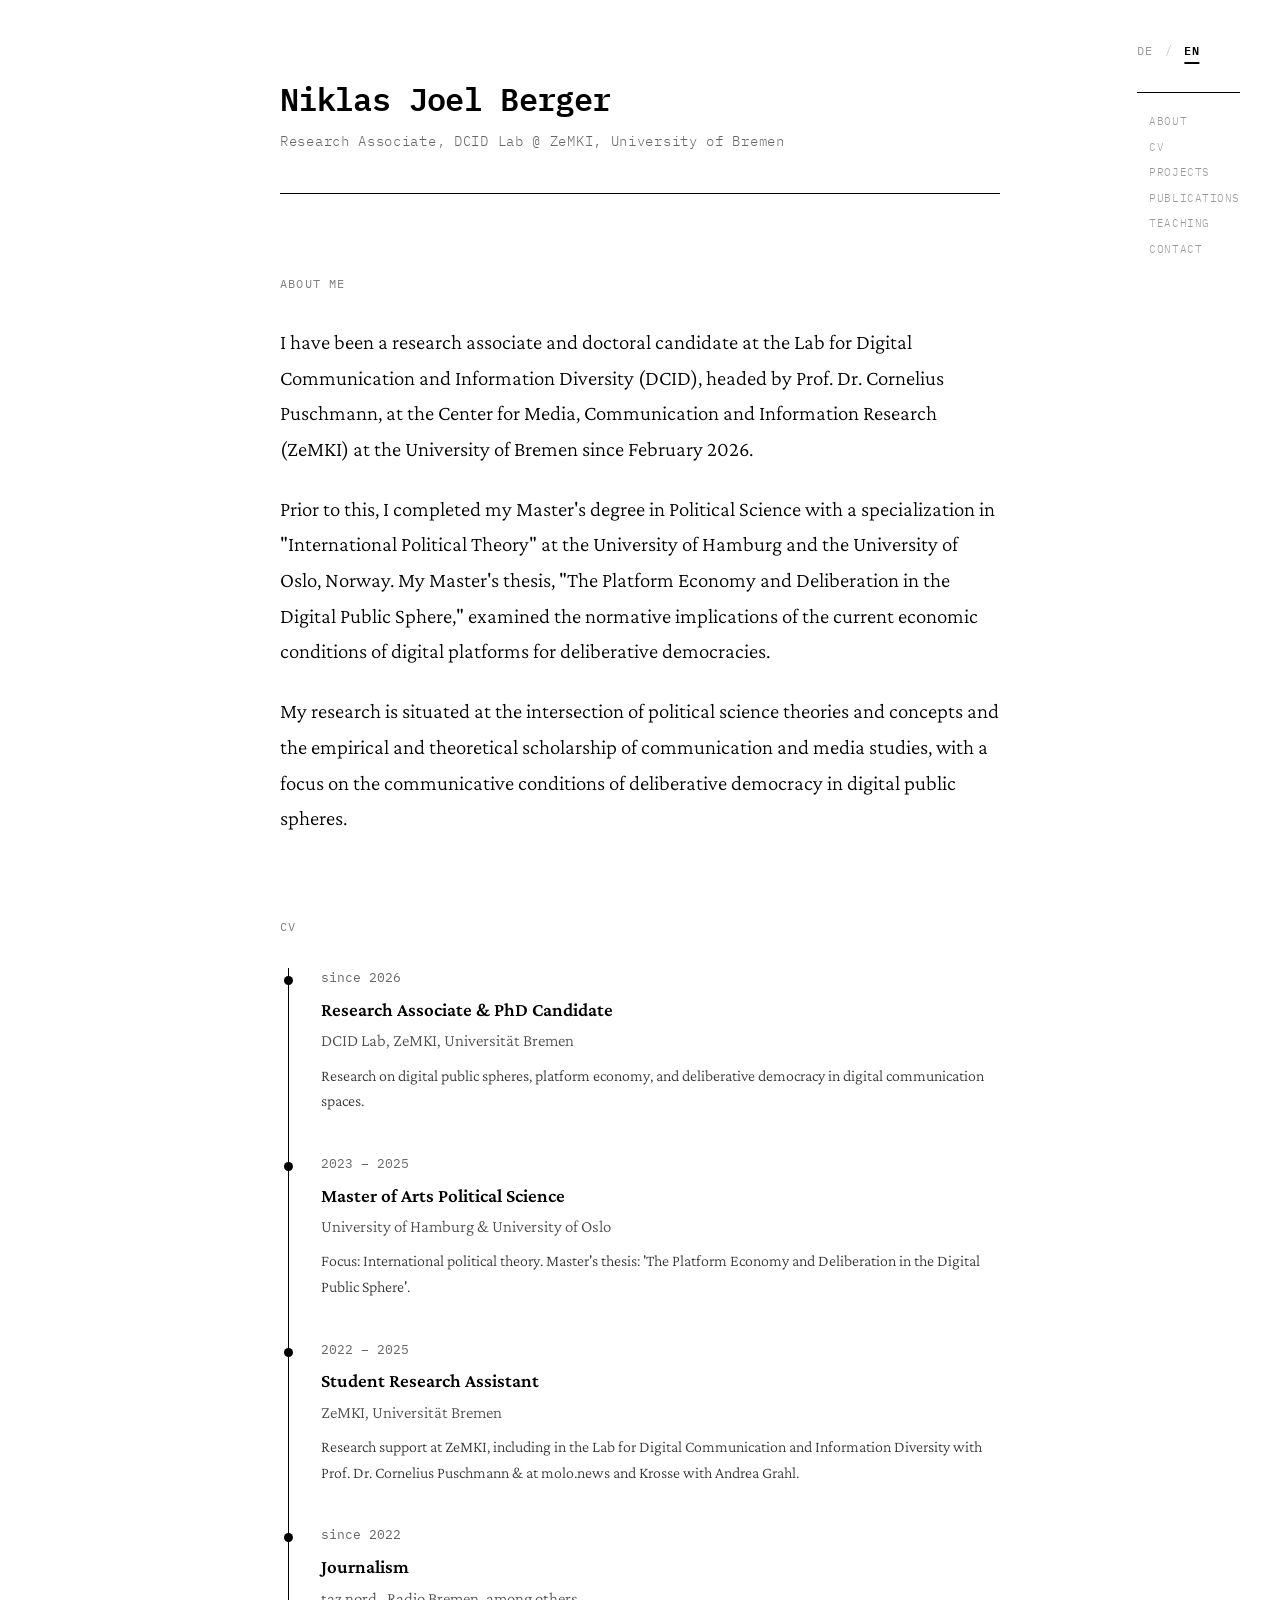
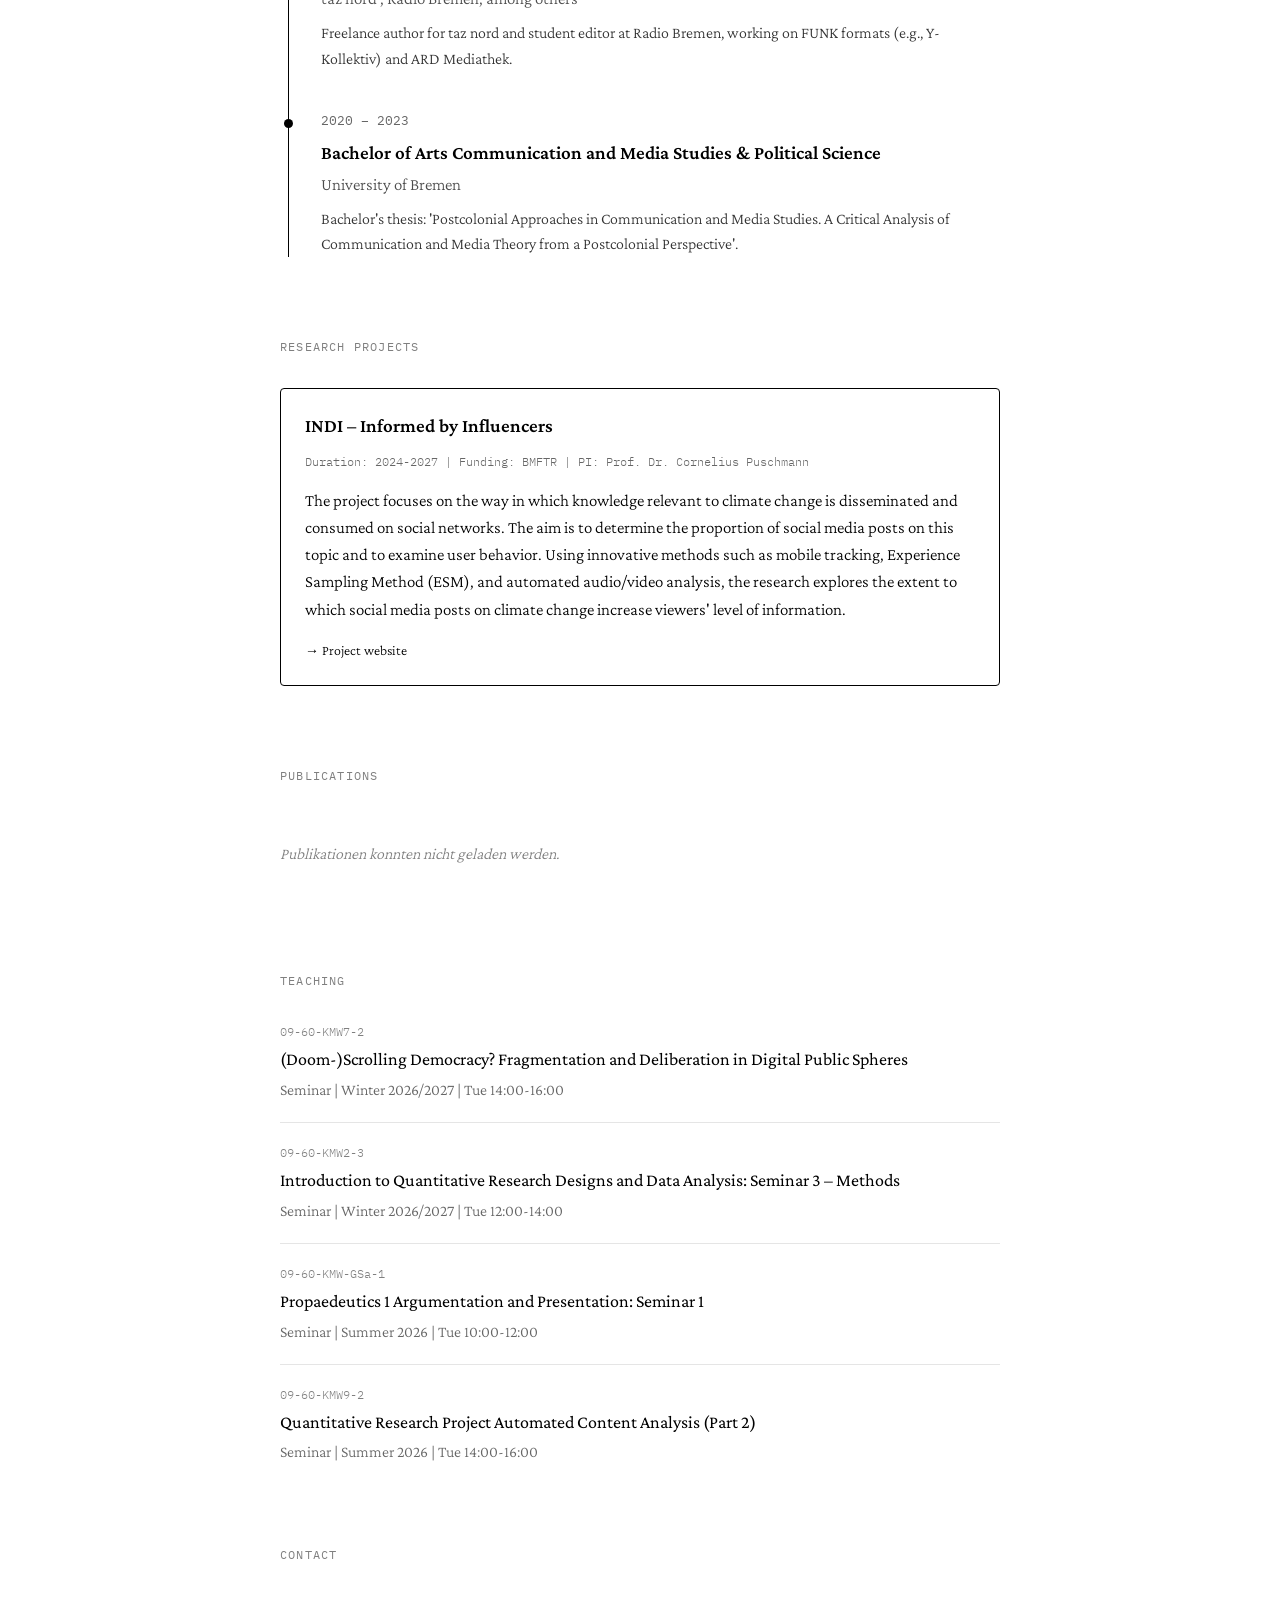
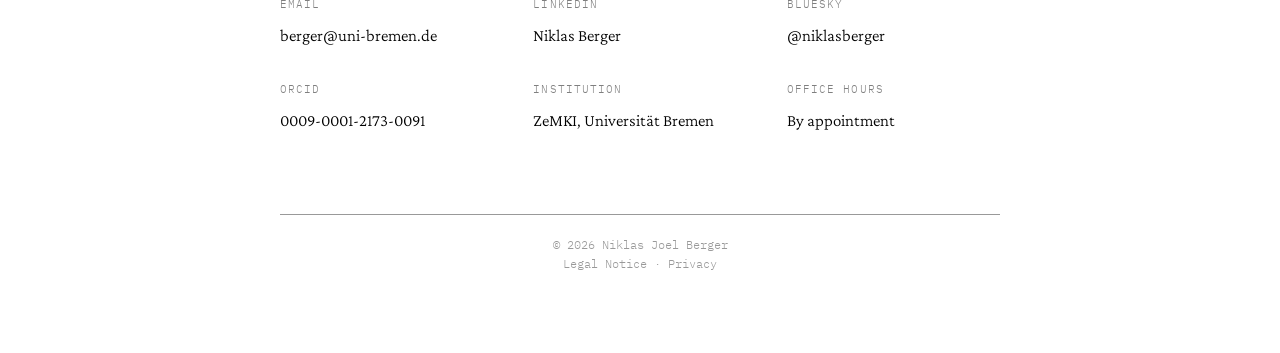
<file: index.html>
<!DOCTYPE html>
<html lang="de">
<head>
<meta charset="UTF-8">
<meta name="viewport" content="width=device-width, initial-scale=1.0">
<title>Niklas Berger</title>
<meta name="description" content="Niklas Berger ist wissenschaftlicher Mitarbeiter und Doktorand im Lab für Digitale Kommunikation und Informationsvielfalt (DCID) am ZeMKI der Universität Bremen. Forschung zu digitalen Öffentlichkeiten, Plattformökonomie und deliberativer Demokratie.">
<link rel="canonical" href="https://niklasberger.de/">
<meta property="og:type" content="profile">
<meta property="og:title" content="Niklas Berger">
<meta property="og:description" content="Wissenschaftlicher Mitarbeiter und Doktorand im Lab für Digitale Kommunikation und Informationsvielfalt (DCID) am ZeMKI der Universität Bremen.">
<meta property="og:url" content="https://niklasberger.de/">
<meta property="og:image" content="https://niklasberger.de/favicon-512x512.png">
<meta name="twitter:card" content="summary">
<meta name="twitter:title" content="Niklas Berger">
<meta name="twitter:description" content="Wissenschaftlicher Mitarbeiter und Doktorand im Lab für Digitale Kommunikation und Informationsvielfalt (DCID) am ZeMKI der Universität Bremen.">
<meta name="twitter:image" content="https://niklasberger.de/favicon-512x512.png">
<link rel="icon" href="favicon.ico" sizes="48x48">
<link rel="icon" type="image/svg+xml" href="favicon.svg">
<link rel="icon" type="image/png" sizes="16x16" href="favicon-16x16.png">
<link rel="icon" type="image/png" sizes="32x32" href="favicon-32x32.png">
<link rel="icon" type="image/png" sizes="64x64" href="favicon-64x64.png">
<link rel="icon" type="image/png" sizes="192x192" href="favicon-192x192.png">
<link rel="icon" type="image/png" sizes="512x512" href="favicon-512x512.png">
<link rel="apple-touch-icon" sizes="180x180" href="apple-touch-icon.png">
<style>
/* Local Font Declarations */
@font-face {
font-family: 'IBM Plex Mono';
src: url('fonts/IBMPlexMono-Light.ttf') format('truetype');
font-weight: 300;
font-style: normal;
font-display: swap;
}

@font-face {
font-family: 'IBM Plex Mono';
src: url('fonts/IBMPlexMono-Regular.ttf') format('truetype');
font-weight: 400;
font-style: normal;
font-display: swap;
}

@font-face {
font-family: 'IBM Plex Mono';
src: url('fonts/IBMPlexMono-SemiBold.ttf') format('truetype');
font-weight: 600;
font-style: normal;
font-display: swap;
}

@font-face {
font-family: 'Crimson Pro';
src: url('fonts/CrimsonPro-Light.ttf') format('truetype');
font-weight: 300;
font-style: normal;
font-display: swap;
}

@font-face {
font-family: 'Crimson Pro';
src: url('fonts/CrimsonPro-Regular.ttf') format('truetype');
font-weight: 400;
font-style: normal;
font-display: swap;
}

@font-face {
font-family: 'Crimson Pro';
src: url('fonts/CrimsonPro-SemiBold.ttf') format('truetype');
font-weight: 600;
font-style: normal;
font-display: swap;
}

:root {
--bg: #ffffff;
--text: #000000;
--line: #000000;
--accent: #000000;
--divider-light: rgba(0, 0, 0, 0.1);
}

@media (prefers-color-scheme: dark) {
:root {
--bg: #1A1A1A;
--text: #E8E8E8;
--line: #404040;
--accent: #E8E8E8;
--divider-light: rgba(255, 255, 255, 0.1);
}
}

* {
margin: 0;
padding: 0;
box-sizing: border-box;
}

body {
background: var(--bg);
color: var(--text);
font-family: 'Crimson Pro', serif;
font-size: 18px;
line-height: 1.6;
font-weight: 300;
-webkit-font-smoothing: antialiased;
}

/* Monospace font for headers */
h1, h2, .subtitle, .timeline-year, .publication-year, .contact-label, footer, .language-switcher {
font-family: 'IBM Plex Mono', monospace;
}

.container {
max-width: 800px;
margin: 0 auto;
padding: 80px 40px;
opacity: 0;
animation: fadeIn 0.8s ease-out 0.2s forwards;
}

@keyframes fadeIn {
to {
opacity: 1;
}
}

.language-switcher {
position: fixed;
top: 40px;
right: 40px;
display: flex;
flex-direction: column;
gap: 12px;
font-family: 'IBM Plex Mono', monospace;
font-size: 12px;
letter-spacing: 0.05em;
opacity: 0;
animation: fadeIn 0.8s ease-out 0.3s forwards;
z-index: 100;
}

.language-buttons {
display: flex;
gap: 12px;
}

.language-switcher button {
background: none;
border: none;
color: var(--text);
cursor: pointer;
padding: 0;
font-family: inherit;
font-size: inherit;
letter-spacing: inherit;
opacity: 0.4;
transition: all 0.3s ease;
text-transform: uppercase;
position: relative;
}

.language-switcher button::after {
content: '';
position: absolute;
width: 0;
height: 2px;
bottom: -4px;
left: 50%;
transform: translateX(-50%);
background-color: var(--text);
transition: width 0.3s ease;
}

.language-switcher button:hover {
opacity: 0.7;
transform: translateY(-1px);
}

.language-switcher button.active {
opacity: 1;
font-weight: 600;
}

.language-switcher button.active::after {
width: 100%;
}

.language-switcher .separator {
opacity: 0.3;
}

/* Sticky Navigation */
.sticky-nav {
display: flex;
flex-direction: column;
gap: 8px;
margin-top: 20px;
padding-top: 20px;
border-top: 1px solid var(--line);
}

.sticky-nav a {
font-family: 'IBM Plex Mono', monospace;
font-size: 11px;
letter-spacing: 0.05em;
text-transform: uppercase;
color: var(--text);
text-decoration: none;
opacity: 0.4;
transition: all 0.3s ease;
position: relative;
padding-left: 12px;
}

.sticky-nav a::before {
content: '';
position: absolute;
left: 0;
top: 50%;
transform: translateY(-50%);
width: 0;
height: 2px;
background-color: var(--text);
transition: width 0.3s ease;
}

.sticky-nav a:hover {
opacity: 0.7;
transform: translateX(4px);
}

.sticky-nav a:hover::before {
width: 6px;
}

.sticky-nav a.active {
opacity: 1;
font-size: 12px;
}

.sticky-nav a.active::before {
width: 8px;
}

header {
border-bottom: 1px solid var(--line);
padding-bottom: 40px;
margin-bottom: 80px;
animation: slideDown 0.6s ease-out 0.4s backwards;
}

/* Navigation removed from header - now in sticky sidebar */

@keyframes slideDown {
from {
transform: translateY(-20px);
opacity: 0;
}
}

h1 {
font-family: 'IBM Plex Mono', monospace;
font-size: 32px;
font-weight: 600;
letter-spacing: -0.02em;
margin-bottom: 12px;
line-height: 1.2;
}

.subtitle {
font-family: 'IBM Plex Mono', monospace;
font-size: 14px;
font-weight: 300;
letter-spacing: 0.05em;
opacity: 0.6;
}

.subtitle a {
    color: inherit; /* Erbt die Farbe vom Subtitle */
    text-decoration: none;
    position: relative;
    display: inline-block;
    transition: opacity 0.2s ease;
    opacity: 1; /* Links sollen gut sichtbar sein */
}

.subtitle a::after {
    content: '';
    position: absolute;
    width: 0;
    height: 1px; /* Die Linie ist 1px dick */
    bottom: -2px; /* Abstand zum Text */
    left: 0;
    background-color: var(--text); /* Nimmt die Textfarbe (Schwarz/Weiß) */
    transition: width 0.3s ease-out; /* Die Animation */
}

.subtitle a:hover::after {
    width: 100%;
}

section {
margin-bottom: 80px;
animation: slideUp 0.6s ease-out backwards;
}

section:nth-child(2) { animation-delay: 0.5s; }
section:nth-child(3) { animation-delay: 0.6s; }
section:nth-child(4) { animation-delay: 0.7s; }
section:nth-child(5) { animation-delay: 0.8s; }
section:nth-child(6) { animation-delay: 0.9s; }
section:nth-child(7) { animation-delay: 1.0s; }

@keyframes slideUp {
from {
transform: translateY(30px);
opacity: 0;
}
}

h2 {
font-family: 'IBM Plex Mono', monospace;
font-size: 12px;
font-weight: 400;
letter-spacing: 0.1em;
text-transform: uppercase;
margin-bottom: 32px;
opacity: 0.5;
}

.bio {
font-size: 21px;
line-height: 1.7;
margin-bottom: 24px;
}

.timeline {
border-left: 1px solid var(--line);
padding-left: 32px;
margin-left: 8px;
}

.timeline-item {
margin-bottom: 40px;
position: relative;
transition: transform 0.2s ease;
cursor: default;
transform-origin: left center;
}

.timeline-item:hover {
transform: scale(1.02);
}

.timeline-item::before {
content: '';
position: absolute;
left: -37px;
top: 8px;
width: 9px;
height: 9px;
background: var(--accent);
border-radius: 50%;
transition: transform 0.2s ease;
}

.timeline-item:hover::before {
transform: scale(1.2);
}

.timeline-year {
font-family: 'IBM Plex Mono', monospace;
font-size: 13px;
font-weight: 400;
margin-bottom: 8px;
opacity: 0.6;
}

.timeline-title {
font-weight: 600;
font-size: 19px;
margin-bottom: 4px;
line-height: 1.4;
}

.timeline-institution {
font-size: 17px;
opacity: 0.7;
margin-bottom: 8px;
}

.timeline-institution a {
color: inherit;
text-decoration: none;
position: relative;
display: inline-block;
}

.timeline-institution a::after {
content: '';
position: absolute;
width: 0;
height: 1px;
bottom: -2px;
left: 0;
background-color: var(--text);
transition: width 0.3s ease-out;
}

.timeline-institution a:hover::after {
width: 100%;
}

.timeline-description {
font-size: 16px;
opacity: 0.8;
line-height: 1.6;
}

.publications-list {
list-style: none;
}

.publication-authors {
font-size: 16px;
margin-bottom: 6px;
opacity: 0.7;
line-height: 1.5;
}

.contributor-role {
font-size: 13px;
font-style: italic;
opacity: 0.8;
}

.publication-title {
font-weight: 600;
font-size: 18px;
margin-bottom: 6px;
line-height: 1.4;
}

.publication-title a {
color: var(--text);
text-decoration: none;
position: relative;
display: inline-block;
}

.publication-title a::after {
content: '';
position: absolute;
width: 0;
height: 1px;
bottom: -2px;
left: 0;
background-color: var(--text);
transition: width 0.3s ease-out;
}

.publication-title a:hover::after {
width: 100%;
}

.publication-venue {
font-size: 15px;
font-style: italic;
opacity: 0.6;
}

.publication-year {
font-family: 'IBM Plex Mono', monospace;
font-size: 13px;
margin-top: 4px;
opacity: 0.5;
}

.publication-doi {
font-size: 14px;
margin-top: 6px;
}

.publication-doi a {
color: var(--text);
text-decoration: none;
border-bottom: 1px solid transparent;
transition: border-color 0.2s ease;
opacity: 0.6;
}

.publication-doi a:hover {
border-bottom-color: var(--text);
opacity: 1;
}

.publication-placeholder {
font-size: 16px;
opacity: 0.5;
font-style: italic;
padding: 24px 0;
}

.loading {
font-size: 16px;
opacity: 0.5;
font-style: italic;
padding: 24px 0;
animation: pulse 1.5s ease-in-out infinite;
}

@keyframes pulse {
0%, 100% { opacity: 0.5; }
50% { opacity: 0.3; }
}

.error-message {
font-size: 16px;
opacity: 0.6;
padding: 24px 0;
color: #666;
}

.contact-grid {
display: grid;
grid-template-columns: repeat(3, 1fr);
gap: 32px 40px;
}

.contact-item {
display: flex;
flex-direction: column;
gap: 8px;
}

.contact-label {
font-family: 'IBM Plex Mono', monospace;
font-size: 11px;
letter-spacing: 0.1em;
text-transform: uppercase;
opacity: 0.5;
}

.contact-value {
font-size: 17px;
}

.contact-value a {
color: var(--text);
text-decoration: none;
position: relative;
display: inline-block;
}

.contact-value a::after {
content: '';
position: absolute;
width: 0;
height: 1px;
bottom: -2px;
left: 0;
background-color: var(--text);
transition: width 0.3s ease-out;
}

.contact-value a:hover::after {
width: 100%;
}

/* Email spam protection - simple obfuscation */
.email-protected {
/* Email displays normally now */
}

footer {
margin-top: 60px;
padding-top: 20px;
border-top: 1px solid var(--line);
text-align: center;
opacity: 0.4;
font-family: 'IBM Plex Mono', monospace;
font-size: 12px;
}

footer a {
color: inherit;
text-decoration: none;
}

footer a:hover {
text-decoration: underline;
}

@media (max-width: 768px) {
.container {
padding: 60px 24px;
}

.language-switcher {
top: 24px;
right: 24px;
}

.sticky-nav {
display: none;
}

h1 {
font-size: 26px;
}

.bio {
font-size: 19px;
}

section {
margin-bottom: 60px;
}

.timeline {
padding-left: 24px;
margin-left: 6px;
}

.timeline-item::before {
left: -29px;
}

.contact-grid {
grid-template-columns: repeat(2, 1fr);
gap: 24px;
}
}

@media (max-width: 1100px) {
.language-switcher {
position: absolute;
top: 24px;
right: 24px;
opacity: 0.8;
}

.sticky-nav {
display: none;
}

.container {
padding: 60px 24px;
}
}

/* Smooth scroll behavior */
html {
scroll-behavior: smooth;
}

/* Selection styling */
::selection {
background: var(--text);
color: var(--bg);
}

/* Reading Progress Bar */
.reading-progress {
position: fixed;
top: 0;
left: 0;
width: 0%;
height: 3px;
background: var(--text);
z-index: 1000;
transition: width 0.1s ease-out;
}

/* Reading Progress Bar */
.reading-progress {
position: fixed;
top: 0;
left: 0;
width: 0%;
height: 3px;
background: var(--text);
z-index: 1000;
transition: width 0.1s ease-out;
}

/* Publication items styling */
.publication-item {
margin-bottom: 16px;
padding-bottom: 0;
border-bottom: 1px solid transparent;
transition: border-color 0.3s ease, padding-bottom 0.3s ease, transform 0.2s ease;
transform-origin: left center;
cursor: default;
}

.publication-item:hover {
transform: scale(1.02);
}

.publication-item:last-child {
margin-bottom: 0;
}

.publication-item.expanded {
padding-bottom: 24px;
border-bottom-color: var(--divider-light);
}

.publication-item:last-child.expanded {
border-bottom-color: transparent;
}

.publication-header {
cursor: pointer;
user-select: none;
transition: opacity 0.2s ease;
}

.publication-header:hover {
opacity: 0.8;
}

.publication-title {
font-size: 18px;
font-weight: 500;
margin-bottom: 8px;
display: flex;
align-items: center;
gap: 12px;
}

.expand-icon {
flex-shrink: 0;
width: 20px;
height: 20px;
display: inline-flex;
align-items: center;
justify-content: center;
font-size: 14px;
opacity: 0.5;
transition: transform 0.3s ease, opacity 0.3s ease;
}

.publication-header:hover .expand-icon {
opacity: 1;
}

.publication-item.expanded .expand-icon {
transform: rotate(90deg);
}

.publication-meta {
font-size: 15px;
opacity: 0.6;
margin-bottom: 4px;
}

.publication-details {
max-height: 0;
overflow: hidden;
transition: max-height 0.4s ease, opacity 0.3s ease;
opacity: 0;
margin-top: 0;
}

.publication-item.expanded .publication-details {
max-height: 2000px;
opacity: 1;
margin-top: 20px;
}

.detail-section {
margin-bottom: 20px;
}

.detail-section:last-child {
margin-bottom: 0;
}

.detail-label {
font-family: 'IBM Plex Mono', monospace;
font-size: 11px;
letter-spacing: 0.1em;
text-transform: uppercase;
opacity: 0.5;
margin-bottom: 8px;
}

.detail-content {
font-size: 17px;
line-height: 1.6;
}

.supervisors {
display: flex;
flex-direction: column;
gap: 8px;
}

.supervisor {
font-size: 17px;
}

/* Project cards */
.project-card {
border: 1px solid var(--line);
padding: 24px;
margin-bottom: 24px;
border-radius: 4px;
transition: transform 0.2s ease, border-color 0.2s ease;
transform-origin: left center;
cursor: default;
}

.project-card:hover {
transform: scale(1.02);
border-color: var(--text);
}

.project-card:last-child {
margin-bottom: 0;
}

.project-title {
font-size: 19px;
font-weight: 600;
margin-bottom: 12px;
line-height: 1.4;
}

.project-meta {
font-family: 'IBM Plex Mono', monospace;
font-size: 12px;
opacity: 0.6;
margin-bottom: 16px;
}

.project-description {
font-size: 17px;
line-height: 1.6;
margin-bottom: 16px;
}

.project-link {
font-size: 14px;
}

.project-link a {
color: var(--text);
text-decoration: none;
position: relative;
display: inline-block;
}

.project-link a::after {
content: '';
position: absolute;
width: 0;
height: 1px;
bottom: -2px;
left: 0;
background-color: var(--text);
transition: width 0.3s ease-out;
}

.project-link a:hover::after {
width: 100%;
}

/* Teaching section */
.teaching-item {
margin-bottom: 20px;
padding-bottom: 20px;
border-bottom: 1px solid var(--divider-light);
transition: transform 0.2s ease;
transform-origin: left center;
cursor: default;
}

.teaching-item:hover {
transform: scale(1.02);
}

.teaching-item:last-child {
border-bottom: none;
margin-bottom: 0;
padding-bottom: 0;
}

.teaching-code {
font-family: 'IBM Plex Mono', monospace;
font-size: 12px;
opacity: 0.5;
margin-bottom: 6px;
}

.teaching-title {
font-size: 18px;
font-weight: 500;
margin-bottom: 4px;
line-height: 1.4;
}

.teaching-meta {
font-size: 16px;
opacity: 0.6;
}

/* Social links */
.social-links {
display: flex;
gap: 16px;
margin-top: 8px;
}

.social-links a {
color: var(--text);
text-decoration: none;
font-size: 14px;
opacity: 0.6;
transition: opacity 0.2s ease;
border-bottom: 1px solid transparent;
}

.social-links a:hover {
opacity: 1;
border-bottom-color: var(--text);
}

/* BibTeX button */
.bibtex-button {
display: inline-block;
margin-top: 8px;
padding: 6px 12px;
font-family: 'IBM Plex Mono', monospace;
font-size: 11px;
letter-spacing: 0.05em;
text-transform: uppercase;
border: 1px solid var(--line);
background: transparent;
color: var(--text);
cursor: pointer;
transition: all 0.3s ease;
position: relative;
overflow: hidden;
}

.bibtex-button::before {
content: '';
position: absolute;
top: 50%;
left: 50%;
width: 0;
height: 0;
border-radius: 50%;
background: rgba(0, 0, 0, 0.1);
transform: translate(-50%, -50%);
transition: width 0.6s ease, height 0.6s ease, opacity 0.6s ease;
opacity: 0;
}

.bibtex-button:hover::before {
width: 300px;
height: 300px;
opacity: 1;
}

.bibtex-button:hover {
border-color: var(--text);
transform: translateY(-2px);
box-shadow: 0 4px 12px rgba(0, 0, 0, 0.1);
}

.bibtex-button:active {
transform: translateY(0);
box-shadow: 0 2px 4px rgba(0, 0, 0, 0.1);
}
</style>
</head>
<body>
<div class="reading-progress" id="reading-progress"></div>
<div class="language-switcher">
<div class="language-buttons">
<button onclick="setLanguage('de')" id="lang-de" class="active">DE</button>
<span class="separator">/</span>
<button onclick="setLanguage('en')" id="lang-en">EN</button>
</div>
<nav class="sticky-nav">
<a href="#about" data-lang-de="Über mich" data-lang-en="About">Über mich</a>
<a href="#werdegang" data-lang-de="Vita" data-lang-en="CV">Vita</a>
<a href="#projekte" data-lang-de="Projekte" data-lang-en="Projects">Projekte</a>
<a href="#publikationen" data-lang-de="Publikationen" data-lang-en="Publications">Publikationen</a>
<a href="#lehre" data-lang-de="Lehre" data-lang-en="Teaching">Lehre</a>
<a href="#kontakt" data-lang-de="Kontakt" data-lang-en="Contact">Kontakt</a>
</nav>
</div>
<div class="container">
<header>
    <h1>Niklas Joel Berger</h1>
    <div class="subtitle">
        <a href="https://zemki.uni-bremen.de/person/niklasberger/"
           data-href-de="https://zemki.uni-bremen.de/person/niklasberger/"
           data-href-en="https://zemki.uni-bremen.de/en/person/niklasberger/"
           data-lang-de="Wissenschaftlicher Mitarbeiter"
           data-lang-en="Research Associate"
           target="_blank" rel="noopener">Wissenschaftlicher Mitarbeiter</a>,

        <a href="https://zemki.uni-bremen.de/lab-digitale-kommunikation-und-informationsvielfalt/lab-digitale-kommunikation-und-informationsvielfalt/"
           data-href-de="https://zemki.uni-bremen.de/lab-digitale-kommunikation-und-informationsvielfalt/lab-digitale-kommunikation-und-informationsvielfalt/"
           data-href-en="https://zemki.uni-bremen.de/en/lab-digitale-kommunikation-und-informationsvielfalt/lab-digital-communication-and-information-diversity/"
           target="_blank" rel="noopener">DCID Lab</a>

        @

        <a href="https://zemki.uni-bremen.de/"
           data-href-de="https://zemki.uni-bremen.de/"
           data-href-en="https://zemki.uni-bremen.de/en/"
           target="_blank" rel="noopener">ZeMKI</a>,

        <a href="https://www.uni-bremen.de/"
           data-href-de="https://www.uni-bremen.de/"
           data-href-en="https://www.uni-bremen.de/en/"
           data-lang-de="Universität Bremen"
           data-lang-en="University of Bremen"
           target="_blank" rel="noopener">Universität Bremen</a>
    </div>
</header>

<section id="about">
<h2 data-lang-de="Über mich" data-lang-en="About me">Über mich</h2>
<div class="bio" data-lang-de="Ich bin seit Februar 2026 wissenschaftlicher Mitarbeiter und Doktorand im Lab für Digitale Kommunikation und Informationsvielfalt (DCID) unter der Leitung von Prof. Dr. Cornelius Puschmann am Zentrum für Medien-, Kommunikations- und Informationsforschung (ZeMKI) der Universität Bremen." data-lang-en="I have been a research associate and doctoral candidate at the Lab for Digital Communication and Information Diversity (DCID), headed by Prof. Dr. Cornelius Puschmann, at the Center for Media, Communication and Information Research (ZeMKI) at the University of Bremen since February 2026.">
Ich bin seit Februar 2026 wissenschaftlicher Mitarbeiter und Doktorand im Lab für Digitale Kommunikation und Informationsvielfalt (DCID) unter der Leitung von Prof. Dr. Cornelius Puschmann am Zentrum für Medien-, Kommunikations- und Informationsforschung (ZeMKI) der Universität Bremen.
    </div>
<div class="bio" data-lang-de="Zuvor absolvierte ich mein Masterstudium in Politikwissenschaft mit dem Schwerpunkt „Internationale Politische Theorie" an der Universität Hamburg und der Universität Oslo in Norwegen. In meiner Masterarbeit „The Platform Economy and Deliberation in the Digital Public Sphere" beschäftigte ich mich mit den normativen Implikationen der gegenwärtigen ökonomischen Konditionen digitaler Plattformen für deliberative Demokratien." data-lang-en="Prior to this, I completed my Master's degree in Political Science with a specialization in &quot;International Political Theory&quot; at the University of Hamburg and the University of Oslo, Norway. My Master's thesis, &quot;The Platform Economy and Deliberation in the Digital Public Sphere,&quot; examined the normative implications of the current economic conditions of digital platforms for deliberative democracies.">
Zuvor absolvierte ich mein Masterstudium in Politikwissenschaft mit dem Schwerpunkt „Internationale Politische Theorie" an der Universität Hamburg und der Universität Oslo in Norwegen. In meiner Masterarbeit „The Platform Economy and Deliberation in the Digital Public Sphere" beschäftigte ich mich mit den normativen Implikationen der gegenwärtigen ökonomischen Konditionen digitaler Plattformen für deliberative Demokratien.
    </div>
<div class="bio" data-lang-de="Mein Forschungsgebiet liegt an der Schnittstelle zwischen Theorien und Konzepten der Politikwissenschaft und der empirischen wie theoretischen Forschung der Kommunikations- und Medienwissenschaft und konzentriert sich auf die kommunikativen Bedingungen deliberativer Demokratie in digitalen Öffentlichkeiten." data-lang-en="My research is situated at the intersection of political science theories and concepts and the empirical and theoretical scholarship of communication and media studies, with a focus on the communicative conditions of deliberative democracy in digital public spheres.">
Mein Forschungsgebiet liegt an der Schnittstelle zwischen Theorien und Konzepten der Politikwissenschaft und der empirischen wie theoretischen Forschung der Kommunikations- und Medienwissenschaft und konzentriert sich auf die kommunikativen Bedingungen deliberativer Demokratie in digitalen Öffentlichkeiten.
    </div>
</section>

<section id="werdegang">
<h2 data-lang-de="Vita" data-lang-en="CV">Vita</h2>
<div class="timeline">
<div class="timeline-item">
<div class="timeline-year" data-lang-de="seit 2026" data-lang-en="since 2026">seit 2026</div>
<div class="timeline-title" data-lang-de="Wissenschaftlicher Mitarbeiter & Doktorand" data-lang-en="Research Associate & PhD Candidate">Wissenschaftlicher Mitarbeiter & Doktorand</div>
<div class="timeline-institution"><a href="https://zemki.uni-bremen.de/person/niklasberger/"
   data-href-de="https://zemki.uni-bremen.de/person/niklasberger/"
   data-href-en="https://zemki.uni-bremen.de/en/person/niklasberger/"
   target="_blank" rel="noopener">DCID Lab, ZeMKI, Universität Bremen</a></div>
<div class="timeline-description" data-lang-de="Forschung zu digitalen Öffentlichkeiten, Plattformökonomie und deliberativer Demokratie in digitalen Kommunikationsräumen." data-lang-en="Research on digital public spheres, platform economy, and deliberative democracy in digital communication spaces.">
Forschung zu digitalen Öffentlichkeiten, Plattformökonomie und deliberativer Demokratie in digitalen Kommunikationsräumen.
</div>
</div>

<div class="timeline-item">
<div class="timeline-year">2023 – 2025</div>
<div class="timeline-title" data-lang-de="Master of Arts Politikwissenschaft" data-lang-en="Master of Arts Political Science">Master of Arts Politikwissenschaft</div>
<div class="timeline-institution" data-lang-de="Universität Hamburg & Universität Oslo" data-lang-en="University of Hamburg & University of Oslo">Universität Hamburg & Universität Oslo</div>
<div class="timeline-description" data-lang-de="Schwerpunkt: Internationale politische Theorie. Masterarbeit: 'The Platform Economy and Deliberation in the Digital Public Sphere'." data-lang-en="Focus: International political theory. Master's thesis: 'The Platform Economy and Deliberation in the Digital Public Sphere'.">
Schwerpunkt: Internationale politische Theorie. Masterarbeit: "The Platform Economy and Deliberation in the Digital Public Sphere".
</div>
</div>

<div class="timeline-item">
<div class="timeline-year">2022 – 2025</div>
<div class="timeline-title" data-lang-de="Studentische Hilfskraft" data-lang-en="Student Research Assistant">Studentische Hilfskraft</div>
<div class="timeline-institution">ZeMKI, Universität Bremen</div>
<div class="timeline-description" data-lang-de="Forschungsunterstützung am ZeMKI, u.a. im Lab für Digitale Kommunikation und Informationsvielfalt bei Prof. Dr. Cornelius Puschmann & bei molo.news und Krosse bei Andrea Grahl." data-lang-en="Research support at ZeMKI, including in the Lab for Digital Communication and Information Diversity with Prof. Dr. Cornelius Puschmann & at molo.news and Krosse with Andrea Grahl.">
Forschungsunterstützung am ZeMKI, u.a. im Lab für Digitale Kommunikation und Informationsvielfalt bei Prof. Dr. Cornelius Puschmann & bei molo.news und Krosse bei Andrea Grahl.
    </div>
</div>

<div class="timeline-item">
<div class="timeline-year" data-lang-de="seit 2022" data-lang-en="since 2022">seit 2022</div>
<div class="timeline-title" data-lang-de="Journalistische Tätigkeit" data-lang-en="Journalism">Journalistische Tätigkeit</div>
<div class="timeline-institution">
<a href="https://taz.de/Niklas-Berger/!a68942/" target="_blank" rel="noopener">
<span data-lang-de="taz nord" data-lang-en="taz nord">taz nord</span>
</a>
<span data-lang-de=", Radio Bremen u.a." data-lang-en=", Radio Bremen, among others">, Radio Bremen u.a.</span>
</div>
<div class="timeline-description" data-lang-de="Freier Autor für taz nord sowie studentischer Redakteur bei Radio Bremen mit Mitarbeit an FUNK Formaten (u.a. Y-Kollektiv) und ARD Mediathek." data-lang-en="Freelance author for taz nord and student editor at Radio Bremen, working on FUNK formats (e.g., Y-Kollektiv) and ARD Mediathek.">
Freier Autor für taz nord sowie studentischer Redakteur bei Radio Bremen mit Mitarbeit an FUNK Formaten (u.a. Y-Kollektiv) und ARD Mediathek.
</div>
</div>

<div class="timeline-item">
<div class="timeline-year">2020 – 2023</div>
<div class="timeline-title" data-lang-de="Bachelor of Arts Kommunikations- und Medienwissenschaften & Politikwissenschaft" data-lang-en="Bachelor of Arts Communication and Media Studies & Political Science">Bachelor of Arts Kommunikations- und Medienwissenschaften & Politikwissenschaft</div>
<div class="timeline-institution" data-lang-de="Universität Bremen" data-lang-en="University of Bremen">Universität Bremen</div>
<div class="timeline-description" data-lang-de="Bachelorarbeit: 'Postkoloniale Ansätze in der Kommunikations- und Medienwissenschaft. Eine kritische Analyse kommunikations- und medienwissenschaftlicher Theorie aus postkolonialer Perspektive'." data-lang-en="Bachelor's thesis: 'Postcolonial Approaches in Communication and Media Studies. A Critical Analysis of Communication and Media Theory from a Postcolonial Perspective'.">
Bachelorarbeit: "Postkoloniale Ansätze in der Kommunikations- und Medienwissenschaft. Eine kritische Analyse kommunikations- und medienwissenschaftlicher Theorie aus postkolonialer Perspektive".
</div>
</div>
</div>
</section>

<section id="projekte">
<h2 data-lang-de="Forschungsprojekte" data-lang-en="Research Projects">Forschungsprojekte</h2>

<div class="project-card">
<div class="project-title" data-lang-de="INDI – Informiert durch Influencer" data-lang-en="INDI – Informed by Influencers">INDI – Informiert durch Influencer</div>
<div class="project-meta" data-lang-de="Laufzeit: 2024-2027 | Förderung: BMFTR | Leitung: Prof. Dr. Cornelius Puschmann" data-lang-en="Duration: 2024-2027 | Funding: BMFTR | PI: Prof. Dr. Cornelius Puschmann">Laufzeit: 2024-2027 | Förderung: BMFTR | Leitung: Prof. Dr. Cornelius Puschmann</div>
<div class="project-description" data-lang-de="Das Projekt untersucht, wie klimawandelrelevantes Wissen auf sozialen Netzwerken verbreitet und konsumiert wird. Ziel ist es, den Anteil von Social-Media-Beiträgen zu diesem Thema zu bestimmen sowie das Verhalten der Nutzer*innen zu untersuchen. Mittels innovativer Methoden wie mobilem Tracking, Experience Sampling und automatisierter Audio-/Videoanalyse wird erforscht, inwieweit Social-Media-Beiträge zum Klimawandel die Informiertheit der Betrachter*innen erhöhen." data-lang-en="The project focuses on the way in which knowledge relevant to climate change is disseminated and consumed on social networks. The aim is to determine the proportion of social media posts on this topic and to examine user behavior. Using innovative methods such as mobile tracking, Experience Sampling Method (ESM), and automated audio/video analysis, the research explores the extent to which social media posts on climate change increase viewers' level of information.">
Das Projekt untersucht, wie klimawandelrelevantes Wissen auf sozialen Netzwerken verbreitet und konsumiert wird. Ziel ist es, den Anteil von Social-Media-Beiträgen zu diesem Thema zu bestimmen sowie das Verhalten der Nutzer*innen zu untersuchen. Mittels innovativer Methoden wie mobilem Tracking, Experience Sampling und automatisierter Audio-/Videoanalyse wird erforscht, inwieweit Social-Media-Beiträge zum Klimawandel die Informiertheit der Betrachter*innen erhöhen.
</div>
<div class="project-link">
<a href="https://zemki.uni-bremen.de/forschungsprojekt/indi/" id="project-link-indi" target="_blank" rel="noopener" data-lang-de="→ Zur Projektseite" data-lang-en="→ Project website">→ Zur Projektseite</a>
</div>
</div>
</section>

<section id="publikationen">
<h2 data-lang-de="Publikationen" data-lang-en="Publications">Publikationen</h2>
<div class="publications-list" id="publications-container">
<div class="loading" data-lang-de="Publikationen werden geladen..." data-lang-en="Loading publications...">Publikationen werden geladen...</div>
</div>
</section>

<section id="lehre">
<h2 data-lang-de="Lehre" data-lang-en="Teaching">Lehre</h2>

<div class="teaching-item">
<div class="teaching-code">09-60-KMW7-2</div>
<div class="teaching-title" data-lang-de="(Doom-)Scrolling Democracy? Fragmentierung und Deliberation in digitalen Öffentlichkeiten" data-lang-en="(Doom-)Scrolling Democracy? Fragmentation and Deliberation in Digital Public Spheres">(Doom-)Scrolling Democracy? Fragmentierung und Deliberation in digitalen Öffentlichkeiten</div>
<div class="teaching-meta" data-lang-de="Seminar | WiSe 2026/2027 | Di 14:00-16:00" data-lang-en="Seminar | Winter 2026/2027 | Tue 14:00-16:00">Seminar | WiSe 2026/2027 | Di 14:00-16:00</div>
</div>

<div class="teaching-item">
<div class="teaching-code">09-60-KMW2-3</div>
<div class="teaching-title" data-lang-de="Einführung in quantitative Forschungsdesigns und Datenanalyse: Seminar 3 – Methoden" data-lang-en="Introduction to Quantitative Research Designs and Data Analysis: Seminar 3 – Methods">Einführung in quantitative Forschungsdesigns und Datenanalyse: Seminar 3 – Methoden</div>
<div class="teaching-meta" data-lang-de="Seminar | WiSe 2026/2027 | Di 12:00-14:00" data-lang-en="Seminar | Winter 2026/2027 | Tue 12:00-14:00">Seminar | WiSe 2026/2027 | Di 12:00-14:00</div>
</div>

<div class="teaching-item">
<div class="teaching-code">09-60-KMW-GSa-1</div>
<div class="teaching-title" data-lang-de="Propädeutik 1 Argumentieren und Präsentieren: Seminar 1" data-lang-en="Propaedeutics 1 Argumentation and Presentation: Seminar 1">Propädeutik 1 Argumentieren und Präsentieren: Seminar 1</div>
<div class="teaching-meta" data-lang-de="Seminar | SoSe 2026 | Di 10:00-12:00" data-lang-en="Seminar | Summer 2026 | Tue 10:00-12:00">Seminar | SoSe 2026 | Di 10:00-12:00</div>
</div>

<div class="teaching-item">
<div class="teaching-code">09-60-KMW9-2</div>
<div class="teaching-title" data-lang-de="Quantitatives Forschungsprojekt Automatisierte Inhaltsanalyse (Teil 2)" data-lang-en="Quantitative Research Project Automated Content Analysis (Part 2)">Quantitatives Forschungsprojekt Automatisierte Inhaltsanalyse (Teil 2)</div>
<div class="teaching-meta" data-lang-de="Seminar | SoSe 2026 | Di 14:00-16:00" data-lang-en="Seminar | Summer 2026 | Tue 14:00-16:00">Seminar | SoSe 2026 | Di 14:00-16:00</div>
</div>
</section>

<section id="kontakt">
<h2 data-lang-de="Kontakt" data-lang-en="Contact">Kontakt</h2>
<div class="contact-grid">
<div class="contact-item">
<div class="contact-label" data-lang-de="E-Mail" data-lang-en="Email">E-Mail</div>
<div class="contact-value">
<a href="#" id="email-link">
<span id="email-display"></span>
</a>
</div>
</div>
<div class="contact-item">
<div class="contact-label">LinkedIn</div>
<div class="contact-value">
<a href="https://www.linkedin.com/in/niklas-berger-1b65531b3/" target="_blank" rel="noopener">Niklas Berger</a>
</div>
</div>
<div class="contact-item">
<div class="contact-label">Bluesky</div>
<div class="contact-value">
<a href="https://bsky.app/profile/niklasberger.bsky.social" target="_blank" rel="noopener">@niklasberger</a>
</div>
</div>
<div class="contact-item">
<div class="contact-label">ORCID</div>
<div class="contact-value">
<a href="https://orcid.org/0009-0001-2173-0091" target="_blank" rel="noopener" id="orcid-link">0009-0001-2173-0091</a>
</div>
</div>
<div class="contact-item">
<div class="contact-label" data-lang-de="Institution" data-lang-en="Institution">Institution</div>
<div class="contact-value">
<a href="https://zemki.uni-bremen.de/person/niklasberger/"
   data-href-de="https://zemki.uni-bremen.de/person/niklasberger/"
   data-href-en="https://zemki.uni-bremen.de/en/person/niklasberger/"
   target="_blank" rel="noopener">ZeMKI, Universität Bremen</a>
</div>
</div>
<div class="contact-item">
<div class="contact-label" data-lang-de="Sprechstunde" data-lang-en="Office Hours">Sprechstunde</div>
<div class="contact-value">
<a href="https://cal.com/niklasberger/" target="_blank" rel="noopener" data-lang-de="Nach Vereinbarung" data-lang-en="By appointment">Nach Vereinbarung</a>
</div>
</div>
</div>
</section>

<footer>
© <span id="current-year"></span> Niklas Joel Berger<br>
<a href="impressum.html" data-lang-de="Impressum" data-lang-en="Legal Notice">Impressum</a> · <a href="datenschutz.html" data-lang-de="Datenschutz" data-lang-en="Privacy">Datenschutz</a>
</footer>
</div>

<script>
// Language Management
let currentLang = 'de';

function setLanguage(lang) {
    currentLang = lang;

    document.getElementById('lang-de').classList.toggle('active', lang === 'de');
    document.getElementById('lang-en').classList.toggle('active', lang === 'en');

    const elements = document.querySelectorAll('[data-lang-de], [data-lang-en]');
    elements.forEach(el => {
        const text = el.getAttribute(`data-lang-${lang}`);
        if (text) {
            el.textContent = text;
        }
    });

    const linkElements = document.querySelectorAll('[data-href-de], [data-href-en]');
    linkElements.forEach(el => {
        const url = el.getAttribute(`data-href-${lang}`);
        if (url) {
            el.href = url;
        }
    });

    document.title = 'Niklas Berger';

    const projectLink = document.getElementById('project-link-indi');
    if (projectLink) {
        projectLink.href = lang === 'de'
            ? 'https://zemki.uni-bremen.de/forschungsprojekt/indi/'
            : 'https://zemki.uni-bremen.de/en/forschungsprojekt/indi-en/';
    }

    localStorage.setItem('preferredLanguage', lang);
}

// Load saved language preference on page load
document.addEventListener('DOMContentLoaded', () => {
const savedLang = localStorage.getItem('preferredLanguage');

// If no saved preference, detect browser language
if (savedLang) {
if (savedLang !== 'de') {
setLanguage(savedLang);
}
} else {
// Check browser language - use English for non-German browsers
const browserLang = navigator.language || navigator.userLanguage;
if (!browserLang.startsWith('de')) {
setLanguage('en');
}
}

// Initialize email protection
initEmailProtection();

// Load publications from ORCID
loadAllPublications();

// Set current year in footer
document.getElementById('current-year').textContent = new Date().getFullYear();

// Scroll spy for navigation
const sections = document.querySelectorAll('section[id]');
const navLinks = document.querySelectorAll('.sticky-nav a');

function highlightNav() {
let currentSection = '';

sections.forEach(section => {
const sectionTop = section.offsetTop;
const sectionHeight = section.clientHeight;
if (window.pageYOffset >= sectionTop - 200) {
currentSection = section.getAttribute('id');
}
});

navLinks.forEach(link => {
link.classList.remove('active');
if (link.getAttribute('href') === `#${currentSection}`) {
link.classList.add('active');
}
});
}

// Reading progress bar
function updateReadingProgress() {
const winScroll = document.body.scrollTop || document.documentElement.scrollTop;
const height = document.documentElement.scrollHeight - document.documentElement.clientHeight;
const scrolled = (winScroll / height) * 100;
document.getElementById('reading-progress').style.width = scrolled + '%';
}

window.addEventListener('scroll', () => {
highlightNav();
updateReadingProgress();
});

highlightNav(); // Initial call
updateReadingProgress(); // Initial call
});

// Email Spam Protection - Simple obfuscation
function initEmailProtection() {
// Email address components (obfuscated in source)
const user = 'berger';
const domain = 'uni-bremen.de';

const email = user + '@' + domain;
const emailLink = document.getElementById('email-link');
const emailDisplay = document.getElementById('email-display');

// Set mailto link
emailLink.href = 'mailto:' + email;

// Display email normally (obfuscation happens in JS, not display)
emailDisplay.textContent = email;
}

// ORCID ID
const ORCID_ID = '0009-0001-2173-0091';

// Aktualisiere den ORCID Link
document.getElementById('orcid-link').href = `https://orcid.org/${ORCID_ID}`;
document.getElementById('orcid-link').textContent = ORCID_ID;

// Load publications from ORCID
async function loadAllPublications() {
const container = document.getElementById('publications-container');
let publications = [];

try {
// Fetch work summaries from ORCID Public API
const response = await fetch(`https://pub.orcid.org/v3.0/${ORCID_ID}/works`, {
headers: {
'Accept': 'application/json'
}
});

if (response.ok) {
const data = await response.json();

// Check if there are publications
if (data.group && data.group.length > 0) {
// Fetch detailed info for each work to get contributors
const workPromises = data.group.map(async (workGroup) => {
const workSummary = workGroup['work-summary'][0];
const putCode = workSummary['put-code'];

// Fetch full work details including contributors
try {
const detailResponse = await fetch(`https://pub.orcid.org/v3.0/${ORCID_ID}/work/${putCode}`, {
headers: {
'Accept': 'application/json'
}
});

if (detailResponse.ok) {
const workDetail = await detailResponse.json();

const title = workDetail.title?.title?.value || 'Untitled';
const year = workDetail['publication-date']?.year?.value || 0;
const journal = workDetail['journal-title']?.value || '';

// Extract DOI if available
let doi = '';
if (workDetail['external-ids']?.['external-id']) {
const doiEntry = workDetail['external-ids']['external-id'].find(id => id['external-id-type'] === 'doi');
if (doiEntry) {
doi = doiEntry['external-id-value'];
}
}

// Extract contributors with roles
let contributors = [];
if (workDetail.contributors?.contributor) {
contributors = workDetail.contributors.contributor.map(c => {
const name = c['credit-name']?.value || '';
let role = c['contributor-attributes']?.['contributor-role'] || '';
// Extract role name from URL if it's a URL
if (role.includes('/')) {
role = role.split('/').filter(p => p).pop() || '';
}
return { name, role };
}).filter(c => c.name);
}

return {
title: title,
year: parseInt(year) || 0,
venue: journal,
doi: doi,
contributors: contributors,
putCode: putCode
};
}
} catch (err) {
console.log('Error fetching work details:', err);
}

// Fallback to summary data if detail fetch fails
return {
title: workSummary.title?.title?.value || 'Untitled',
year: parseInt(workSummary['publication-date']?.year?.value) || 0,
venue: workSummary['journal-title']?.value || '',
doi: '',
contributors: [],
putCode: putCode
};
});

publications = await Promise.all(workPromises);
}
}
} catch (error) {
console.log('ORCID API not available:', error);
container.innerHTML = '<div class="publication-placeholder" data-lang-de="Publikationen konnten nicht geladen werden." data-lang-en="Could not load publications.">Publikationen konnten nicht geladen werden.</div>';
return;
}

// Sort by year (newest first)
publications.sort((a, b) => b.year - a.year);

// Render publications
if (publications.length === 0) {
container.innerHTML = '<div class="publication-placeholder" data-lang-de="Keine Publikationen gefunden." data-lang-en="No publications found.">Keine Publikationen gefunden.</div>';
} else {
let html = '';
publications.forEach(pub => {
// Format contributors with roles
let authorsHtml = '';
if (pub.contributors && pub.contributors.length > 0) {
const authorList = pub.contributors.map(c => {
if (c.role) {
// Format role nicely
const roleFormatted = c.role.replace(/-/g, ' ').replace(/\b\w/g, l => l.toUpperCase());
return `${c.name} <span class="contributor-role">(${roleFormatted})</span>`;
}
return c.name;
}).join(', ');
authorsHtml = `<div class="publication-authors">${authorList}</div>`;
}

const doiHtml = pub.doi ? `<div class="publication-doi"><a href="https://doi.org/${pub.doi}" target="_blank" rel="noopener">DOI: ${pub.doi}</a></div>` : '';
const orcidUrl = `https://orcid.org/${ORCID_ID}`;
const publicationUrl = pub.doi
  ? `https://doi.org/${pub.doi}`
  : `https://orcid.org/${ORCID_ID}`;

html += `
<div class="publication-item">
  ${authorsHtml}
  <div class="publication-title">
    <a href="${publicationUrl}" target="_blank" rel="noopener">
      ${pub.title}
    </a>
  </div>
  ${pub.venue ? `<div class="publication-venue">${pub.venue}</div>` : ''}
  ${pub.year ? `<div class="publication-year">${pub.year}</div>` : ''}
  ${doiHtml}
</div>
`;
});
container.innerHTML = html;
}
}
</script>
</body>
</html>
</file>
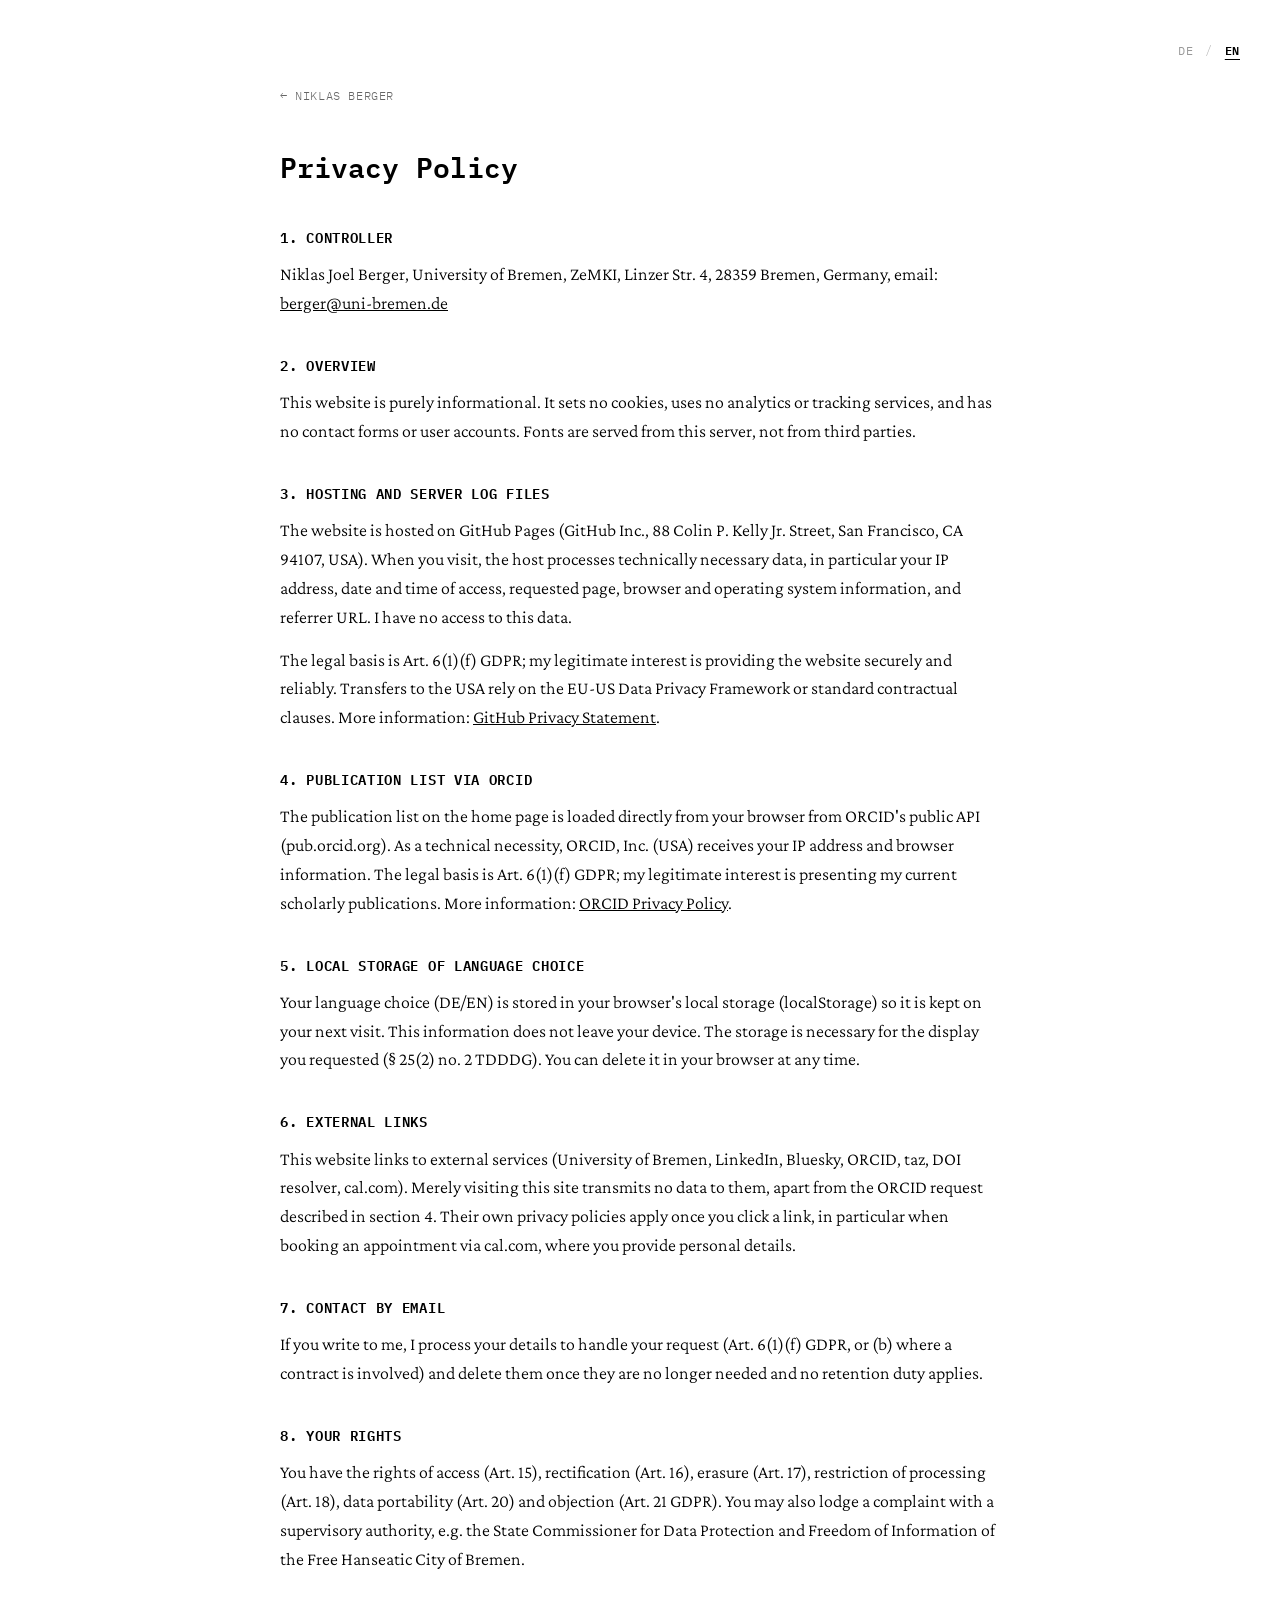
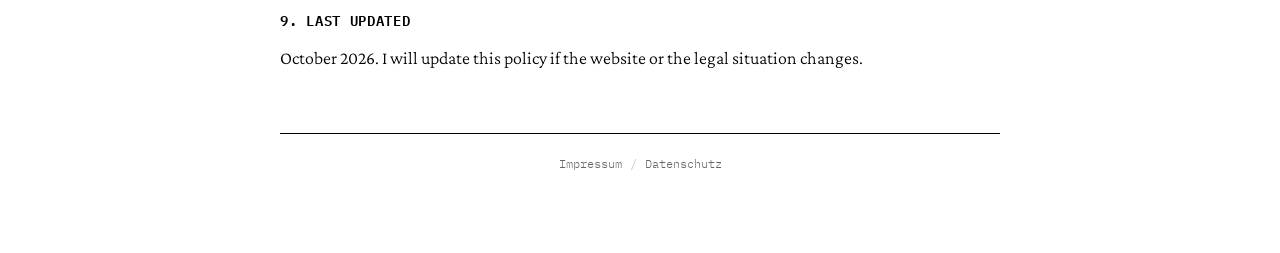
<file: datenschutz.html>
<!DOCTYPE html>
<html lang="de">
<head>
<meta charset="UTF-8">
<meta name="viewport" content="width=device-width, initial-scale=1.0">
<title>Datenschutz – Niklas Berger</title>
<meta name="robots" content="noindex">
<link rel="canonical" href="https://niklasberger.de/datenschutz.html">
<link rel="icon" href="favicon.ico" sizes="48x48">
<link rel="icon" type="image/svg+xml" href="favicon.svg">
<link rel="apple-touch-icon" sizes="180x180" href="apple-touch-icon.png">
<link rel="stylesheet" href="legal.css">
<script src="legal.js" defer></script>
</head>
<body data-title-de="Datenschutz – Niklas Berger" data-title-en="Privacy Policy – Niklas Berger">

<div class="language-switcher">
<button onclick="setLanguage('de')" id="lang-de" class="active">DE</button>
<span class="separator">/</span>
<button onclick="setLanguage('en')" id="lang-en">EN</button>
</div>

<div class="container">
<a class="back" href="index.html">← Niklas Berger</a>

<div class="lang-block" lang="de">
<h1>Datenschutzerklärung</h1>

<h2>1. Verantwortlicher</h2>
<p>Niklas Joel Berger, Universität Bremen, ZeMKI, Linzer Str. 4, 28359 Bremen, E-Mail: <a class="email" href="#"></a></p>

<h2>2. Überblick</h2>
<p>Diese Website ist rein informativ. Sie setzt keine Cookies, verwendet keine Analyse- oder Tracking-Dienste, hat keine Kontaktformulare und keine Nutzerkonten. Schriftarten werden von diesem Server geladen, nicht von Drittanbietern.</p>

<h2>3. Hosting und Server-Logfiles</h2>
<p>Die Website wird über GitHub Pages bereitgestellt (GitHub Inc., 88 Colin P. Kelly Jr. Street, San Francisco, CA 94107, USA). Beim Aufruf verarbeitet der Hosting-Anbieter technisch notwendige Daten, insbesondere IP-Adresse, Datum und Uhrzeit des Zugriffs, angeforderte Seite, Browser- und Betriebssysteminformationen sowie die Referrer-URL. Auf diese Daten habe ich keinen Zugriff.</p>
<p>Rechtsgrundlage ist Art. 6 Abs. 1 lit. f DSGVO; mein berechtigtes Interesse ist die sichere und fehlerfreie Bereitstellung der Website. Eine Übermittlung in die USA stützt sich auf das EU-US Data Privacy Framework bzw. Standardvertragsklauseln. Weitere Informationen: <a href="https://docs.github.com/de/site-policy/privacy-policies/github-general-privacy-statement" target="_blank" rel="noopener">GitHub-Datenschutzerklärung</a>.</p>

<h2>4. Publikationsliste über ORCID</h2>
<p>Die Publikationsliste auf der Startseite wird beim Aufruf direkt aus Ihrem Browser von der öffentlichen ORCID-Schnittstelle (pub.orcid.org) geladen. Dabei erhält ORCID, Inc. (USA) technisch bedingt Ihre IP-Adresse und Browser-Informationen. Rechtsgrundlage ist Art. 6 Abs. 1 lit. f DSGVO; mein berechtigtes Interesse ist die aktuelle Darstellung meiner wissenschaftlichen Veröffentlichungen. Weitere Informationen: <a href="https://info.orcid.org/privacy-policy/" target="_blank" rel="noopener">ORCID Privacy Policy</a>.</p>

<h2>5. Lokale Speicherung der Sprachauswahl</h2>
<p>Ihre Sprachauswahl (DE/EN) wird im lokalen Speicher Ihres Browsers abgelegt (localStorage), damit sie beim nächsten Besuch erhalten bleibt. Diese Information verlässt Ihr Gerät nicht. Die Speicherung ist für die von Ihnen gewünschte Darstellung erforderlich (§ 25 Abs. 2 Nr. 2 TDDDG). Sie können den Eintrag jederzeit in Ihrem Browser löschen.</p>

<h2>6. Externe Links</h2>
<p>Diese Website verlinkt auf externe Angebote (u. a. Universität Bremen, LinkedIn, Bluesky, ORCID, taz, DOI-Resolver, cal.com). Beim bloßen Aufruf dieser Seite werden an diese Anbieter keine Daten übertragen, mit Ausnahme der unter Ziffer 4 beschriebenen ORCID-Abfrage. Erst nach einem Klick auf einen Link gelten die Datenschutzbestimmungen des jeweiligen Anbieters. Das gilt insbesondere für die Terminbuchung über cal.com, bei der Sie Angaben zu Ihrer Person machen.</p>

<h2>7. Kontakt per E-Mail</h2>
<p>Wenn Sie mir schreiben, verarbeite ich Ihre Angaben zur Bearbeitung Ihrer Anfrage (Art. 6 Abs. 1 lit. f DSGVO, bei vertraglichem Bezug lit. b). Die Daten werden gelöscht, sobald sie nicht mehr erforderlich sind und keine Aufbewahrungspflichten entgegenstehen.</p>

<h2>8. Ihre Rechte</h2>
<p>Sie haben das Recht auf Auskunft (Art. 15), Berichtigung (Art. 16), Löschung (Art. 17), Einschränkung der Verarbeitung (Art. 18), Datenübertragbarkeit (Art. 20) und Widerspruch (Art. 21 DSGVO). Zudem können Sie sich bei einer Datenschutz-Aufsichtsbehörde beschweren, z. B. bei der Landesbeauftragten für Datenschutz und Informationsfreiheit der Freien Hansestadt Bremen.</p>

<h2>9. Stand</h2>
<p>Oktober 2026. Ich passe diese Erklärung an, wenn sich die Website oder die Rechtslage ändert.</p>
</div>

<div class="lang-block" lang="en">
<h1>Privacy Policy</h1>

<h2>1. Controller</h2>
<p>Niklas Joel Berger, University of Bremen, ZeMKI, Linzer Str. 4, 28359 Bremen, Germany, email: <a class="email" href="#"></a></p>

<h2>2. Overview</h2>
<p>This website is purely informational. It sets no cookies, uses no analytics or tracking services, and has no contact forms or user accounts. Fonts are served from this server, not from third parties.</p>

<h2>3. Hosting and server log files</h2>
<p>The website is hosted on GitHub Pages (GitHub Inc., 88 Colin P. Kelly Jr. Street, San Francisco, CA 94107, USA). When you visit, the host processes technically necessary data, in particular your IP address, date and time of access, requested page, browser and operating system information, and referrer URL. I have no access to this data.</p>
<p>The legal basis is Art. 6(1)(f) GDPR; my legitimate interest is providing the website securely and reliably. Transfers to the USA rely on the EU-US Data Privacy Framework or standard contractual clauses. More information: <a href="https://docs.github.com/en/site-policy/privacy-policies/github-general-privacy-statement" target="_blank" rel="noopener">GitHub Privacy Statement</a>.</p>

<h2>4. Publication list via ORCID</h2>
<p>The publication list on the home page is loaded directly from your browser from ORCID's public API (pub.orcid.org). As a technical necessity, ORCID, Inc. (USA) receives your IP address and browser information. The legal basis is Art. 6(1)(f) GDPR; my legitimate interest is presenting my current scholarly publications. More information: <a href="https://info.orcid.org/privacy-policy/" target="_blank" rel="noopener">ORCID Privacy Policy</a>.</p>

<h2>5. Local storage of language choice</h2>
<p>Your language choice (DE/EN) is stored in your browser's local storage (localStorage) so it is kept on your next visit. This information does not leave your device. The storage is necessary for the display you requested (§ 25(2) no. 2 TDDDG). You can delete it in your browser at any time.</p>

<h2>6. External links</h2>
<p>This website links to external services (University of Bremen, LinkedIn, Bluesky, ORCID, taz, DOI resolver, cal.com). Merely visiting this site transmits no data to them, apart from the ORCID request described in section 4. Their own privacy policies apply once you click a link, in particular when booking an appointment via cal.com, where you provide personal details.</p>

<h2>7. Contact by email</h2>
<p>If you write to me, I process your details to handle your request (Art. 6(1)(f) GDPR, or (b) where a contract is involved) and delete them once they are no longer needed and no retention duty applies.</p>

<h2>8. Your rights</h2>
<p>You have the rights of access (Art. 15), rectification (Art. 16), erasure (Art. 17), restriction of processing (Art. 18), data portability (Art. 20) and objection (Art. 21 GDPR). You may also lodge a complaint with a supervisory authority, e.g. the State Commissioner for Data Protection and Freedom of Information of the Free Hanseatic City of Bremen.</p>

<h2>9. Last updated</h2>
<p>October 2026. I will update this policy if the website or the legal situation changes.</p>
</div>

<footer>
<a href="impressum.html">Impressum</a><span class="sep">/</span><a href="datenschutz.html">Datenschutz</a>
</footer>
</div>
</body>
</html>
</file>
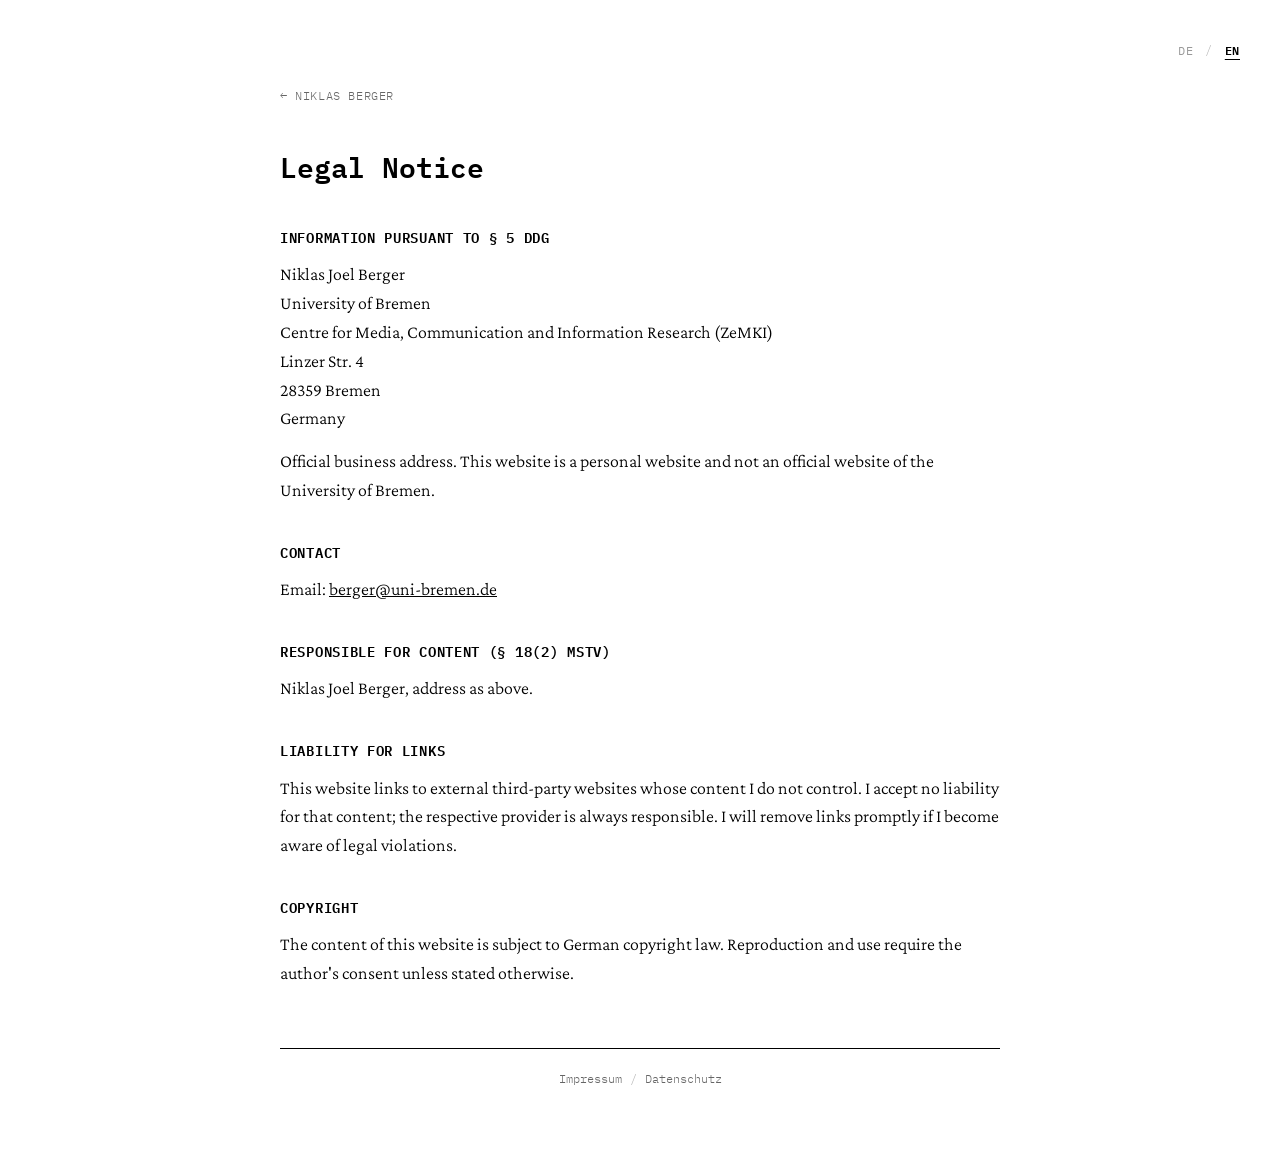
<file: impressum.html>
<!DOCTYPE html>
<html lang="de">
<head>
<meta charset="UTF-8">
<meta name="viewport" content="width=device-width, initial-scale=1.0">
<title>Impressum – Niklas Berger</title>
<meta name="robots" content="noindex">
<link rel="canonical" href="https://niklasberger.de/impressum.html">
<link rel="icon" href="favicon.ico" sizes="48x48">
<link rel="icon" type="image/svg+xml" href="favicon.svg">
<link rel="apple-touch-icon" sizes="180x180" href="apple-touch-icon.png">
<link rel="stylesheet" href="legal.css">
<script src="legal.js" defer></script>
</head>
<body data-title-de="Impressum – Niklas Berger" data-title-en="Legal Notice – Niklas Berger">

<div class="language-switcher">
<button onclick="setLanguage('de')" id="lang-de" class="active">DE</button>
<span class="separator">/</span>
<button onclick="setLanguage('en')" id="lang-en">EN</button>
</div>

<div class="container">
<a class="back" href="index.html">← Niklas Berger</a>

<div class="lang-block" lang="de">
<h1>Impressum</h1>

<h2>Angaben gemäß § 5 DDG</h2>
<p>Niklas Joel Berger<br>
Universität Bremen<br>
Zentrum für Medien-, Kommunikations- und Informationsforschung (ZeMKI)<br>
Linzer Str. 4<br>
28359 Bremen<br>
Deutschland</p>
<p>Dienstliche Anschrift. Diese Website ist ein persönliches Angebot und kein offizielles Angebot der Universität Bremen.</p>

<h2>Kontakt</h2>
<p>E-Mail: <a class="email" href="#"></a></p>

<h2>Verantwortlich für den Inhalt (§ 18 Abs. 2 MStV)</h2>
<p>Niklas Joel Berger, Anschrift wie oben.</p>

<h2>Haftung für Links</h2>
<p>Diese Website enthält Links zu externen Websites Dritter, auf deren Inhalte ich keinen Einfluss habe. Für diese fremden Inhalte übernehme ich keine Gewähr. Verantwortlich ist stets der jeweilige Anbieter. Bei Bekanntwerden von Rechtsverletzungen entferne ich die betreffenden Links umgehend.</p>

<h2>Urheberrecht</h2>
<p>Die Inhalte dieser Website unterliegen dem deutschen Urheberrecht. Vervielfältigung und Verwendung bedürfen der Zustimmung des Autors, soweit nicht anders gekennzeichnet.</p>
</div>

<div class="lang-block" lang="en">
<h1>Legal Notice</h1>

<h2>Information pursuant to § 5 DDG</h2>
<p>Niklas Joel Berger<br>
University of Bremen<br>
Centre for Media, Communication and Information Research (ZeMKI)<br>
Linzer Str. 4<br>
28359 Bremen<br>
Germany</p>
<p>Official business address. This website is a personal website and not an official website of the University of Bremen.</p>

<h2>Contact</h2>
<p>Email: <a class="email" href="#"></a></p>

<h2>Responsible for content (§ 18(2) MStV)</h2>
<p>Niklas Joel Berger, address as above.</p>

<h2>Liability for links</h2>
<p>This website links to external third-party websites whose content I do not control. I accept no liability for that content; the respective provider is always responsible. I will remove links promptly if I become aware of legal violations.</p>

<h2>Copyright</h2>
<p>The content of this website is subject to German copyright law. Reproduction and use require the author's consent unless stated otherwise.</p>
</div>

<footer>
<a href="impressum.html">Impressum</a><span class="sep">/</span><a href="datenschutz.html">Datenschutz</a>
</footer>
</div>
</body>
</html>
</file>
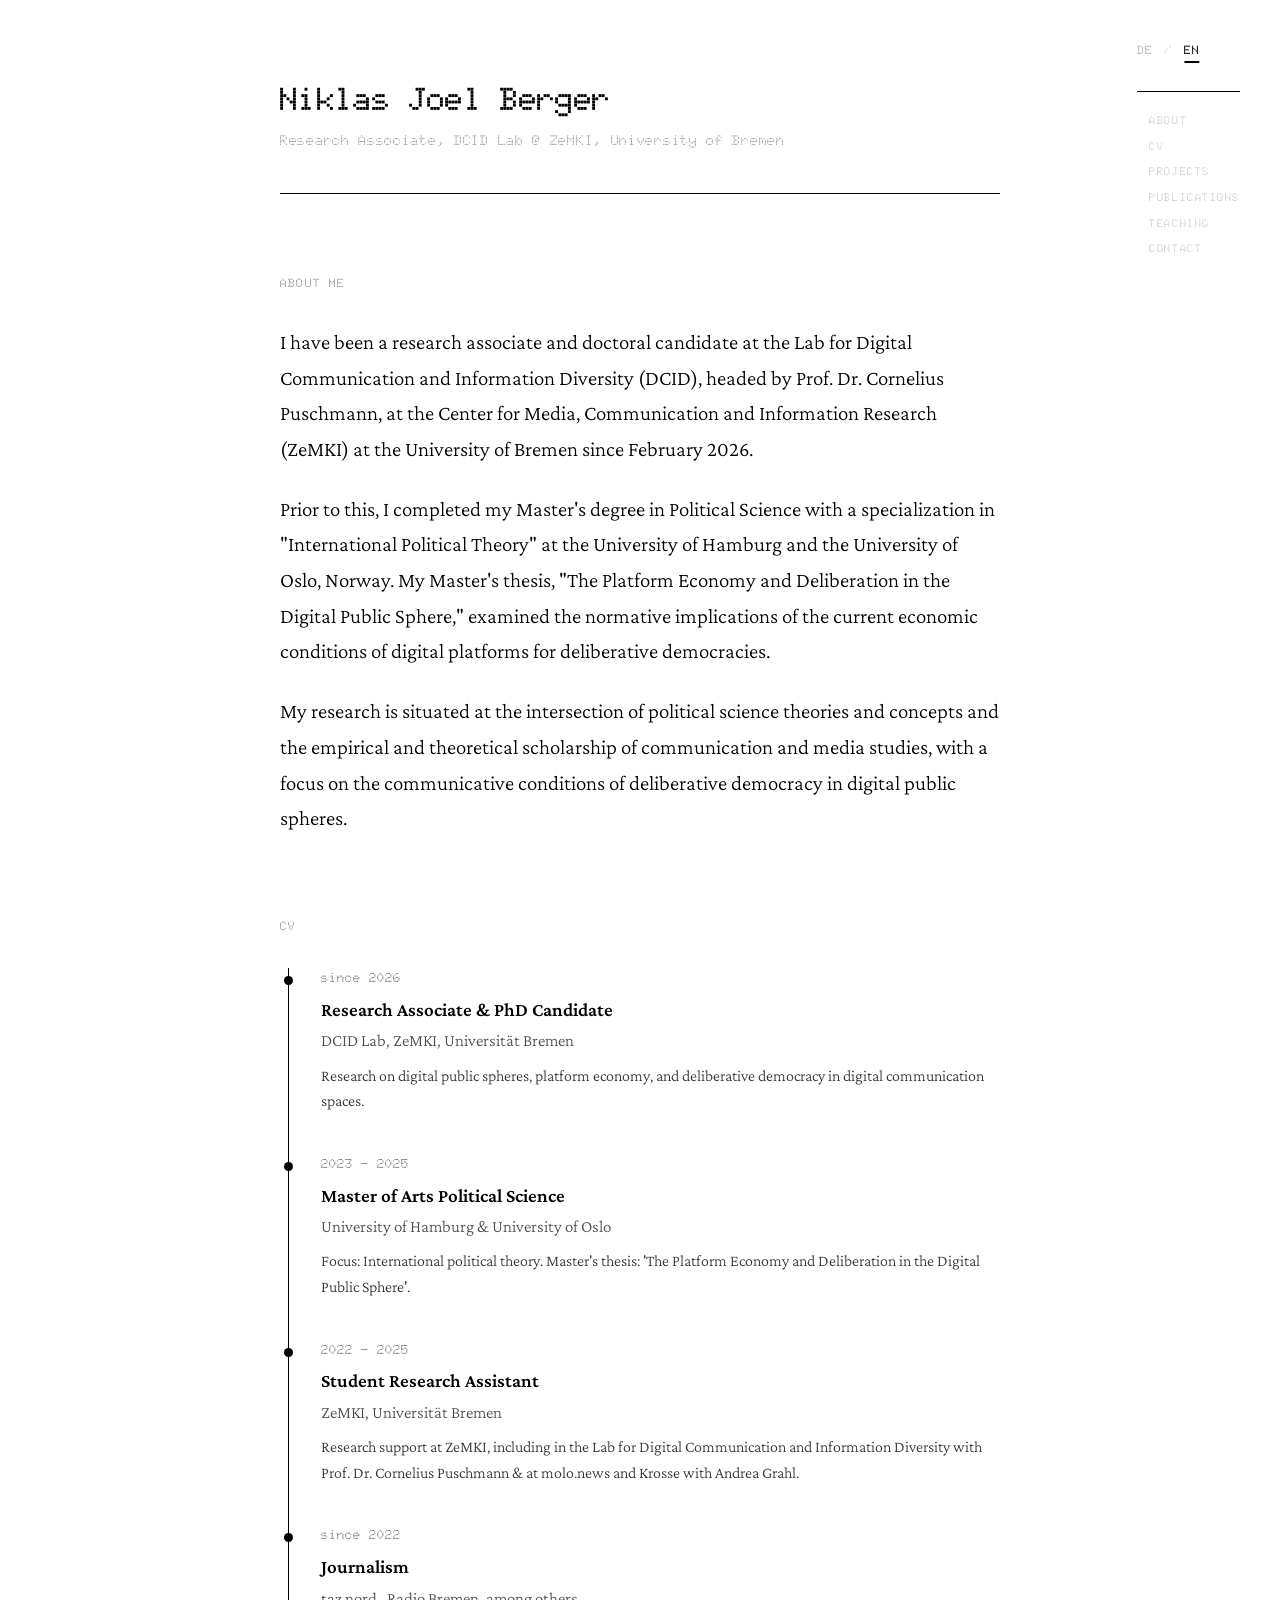
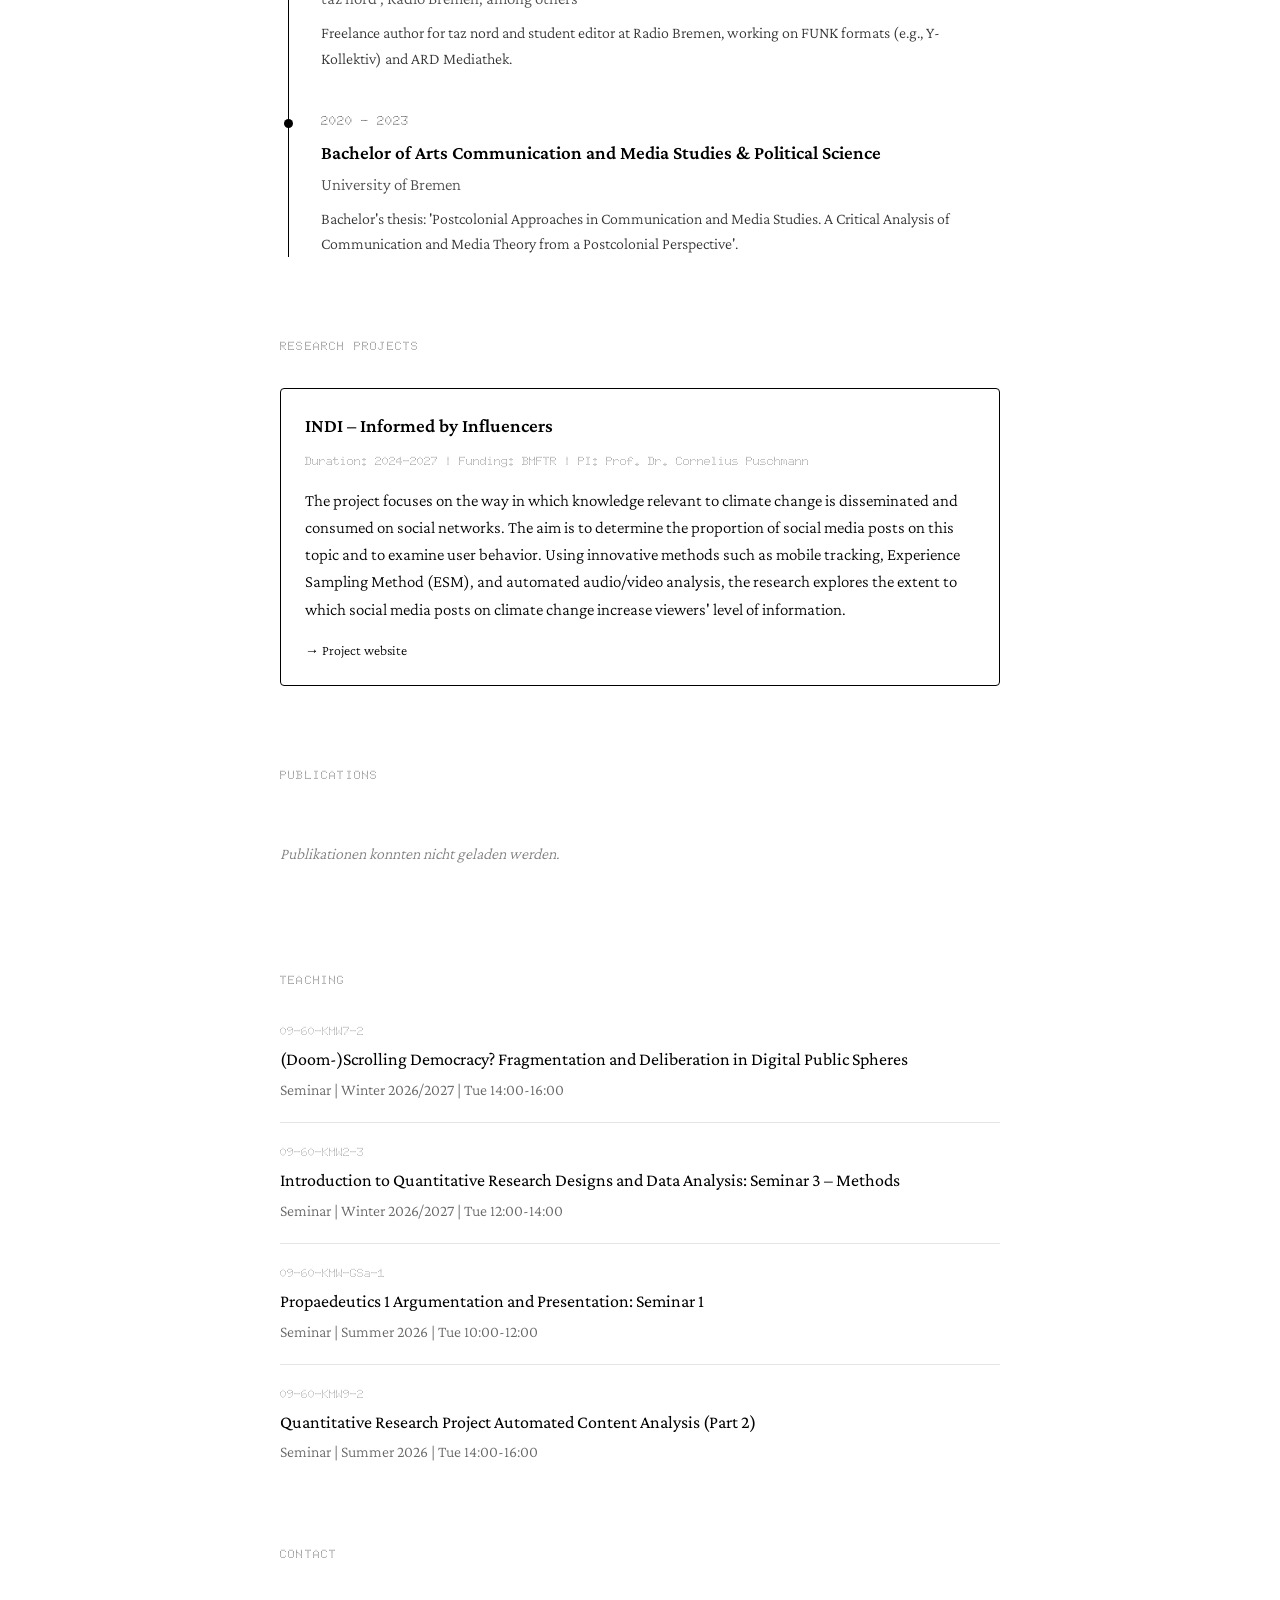
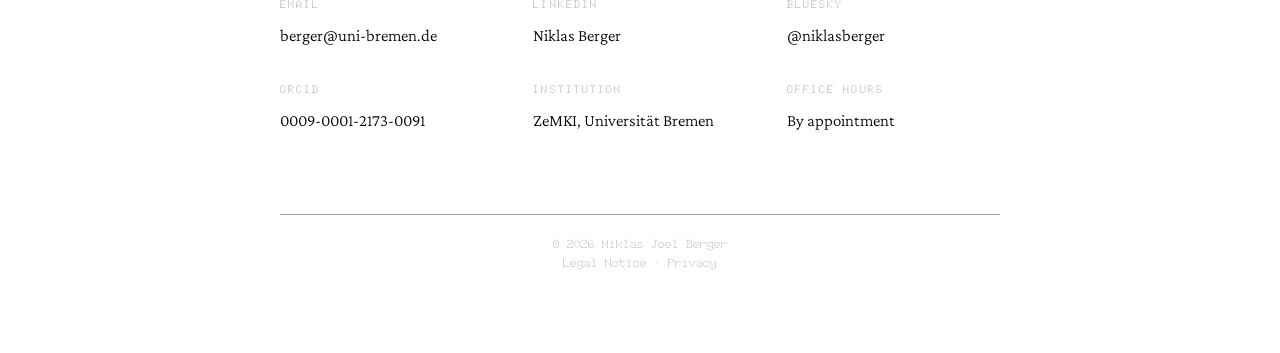
<file: index-draft.html>
<!DOCTYPE html>
<html lang="de">
<head>
<meta charset="UTF-8">
<meta name="viewport" content="width=device-width, initial-scale=1.0">
<title>Niklas Berger</title>
<meta name="description" content="Niklas Berger ist wissenschaftlicher Mitarbeiter und Doktorand im Lab für Digitale Kommunikation und Informationsvielfalt (DCID) am ZeMKI der Universität Bremen. Forschung zu digitalen Öffentlichkeiten, Plattformökonomie und deliberativer Demokratie.">
<link rel="canonical" href="https://niklasberger.de/">
<meta property="og:type" content="profile">
<meta property="og:title" content="Niklas Berger">
<meta property="og:description" content="Wissenschaftlicher Mitarbeiter und Doktorand im Lab für Digitale Kommunikation und Informationsvielfalt (DCID) am ZeMKI der Universität Bremen.">
<meta property="og:url" content="https://niklasberger.de/">
<meta property="og:image" content="https://niklasberger.de/favicon-512x512.png">
<meta name="twitter:card" content="summary">
<meta name="twitter:title" content="Niklas Berger">
<meta name="twitter:description" content="Wissenschaftlicher Mitarbeiter und Doktorand im Lab für Digitale Kommunikation und Informationsvielfalt (DCID) am ZeMKI der Universität Bremen.">
<meta name="twitter:image" content="https://niklasberger.de/favicon-512x512.png">
<link rel="icon" href="favicon.ico" sizes="48x48">
<link rel="icon" type="image/svg+xml" href="favicon.svg">
<link rel="icon" type="image/png" sizes="16x16" href="favicon-16x16.png">
<link rel="icon" type="image/png" sizes="32x32" href="favicon-32x32.png">
<link rel="icon" type="image/png" sizes="64x64" href="favicon-64x64.png">
<link rel="icon" type="image/png" sizes="192x192" href="favicon-192x192.png">
<link rel="icon" type="image/png" sizes="512x512" href="favicon-512x512.png">
<link rel="apple-touch-icon" sizes="180x180" href="apple-touch-icon.png">
<style>
/* Local Font Declarations */
@font-face {
font-family: 'Doto';
src: url('fonts/Doto-Light.ttf') format('truetype');
font-weight: 300;
font-style: normal;
font-display: swap;
}

@font-face {
font-family: 'Doto';
src: url('fonts/Doto-Regular.ttf') format('truetype');
font-weight: 400;
font-style: normal;
font-display: swap;
}

@font-face {
font-family: 'Doto';
src: url('fonts/Doto-SemiBold.ttf') format('truetype');
font-weight: 600;
font-style: normal;
font-display: swap;
}

@font-face {
font-family: 'Crimson Pro';
src: url('fonts/CrimsonPro-Light.ttf') format('truetype');
font-weight: 300;
font-style: normal;
font-display: swap;
}

@font-face {
font-family: 'Crimson Pro';
src: url('fonts/CrimsonPro-Regular.ttf') format('truetype');
font-weight: 400;
font-style: normal;
font-display: swap;
}

@font-face {
font-family: 'Crimson Pro';
src: url('fonts/CrimsonPro-SemiBold.ttf') format('truetype');
font-weight: 600;
font-style: normal;
font-display: swap;
}

:root {
--bg: #ffffff;
--text: #000000;
--line: #000000;
--accent: #000000;
--divider-light: rgba(0, 0, 0, 0.1);
}

@media (prefers-color-scheme: dark) {
:root {
--bg: #1A1A1A;
--text: #E8E8E8;
--line: #404040;
--accent: #E8E8E8;
--divider-light: rgba(255, 255, 255, 0.1);
}
}

* {
margin: 0;
padding: 0;
box-sizing: border-box;
}

body {
background: var(--bg);
color: var(--text);
font-family: 'Crimson Pro', serif;
font-size: 18px;
line-height: 1.6;
font-weight: 300;
-webkit-font-smoothing: antialiased;
}

/* Monospace font for headers */
h1, h2, .subtitle, .timeline-year, .publication-year, .contact-label, footer, .language-switcher {
font-family: 'Doto', monospace;
}

.container {
max-width: 800px;
margin: 0 auto;
padding: 80px 40px;
opacity: 0;
animation: fadeIn 0.8s ease-out 0.2s forwards;
}

@keyframes fadeIn {
to {
opacity: 1;
}
}

.language-switcher {
position: fixed;
top: 40px;
right: 40px;
display: flex;
flex-direction: column;
gap: 12px;
font-family: 'Doto', monospace;
font-size: 12px;
letter-spacing: 0.05em;
opacity: 0;
animation: fadeIn 0.8s ease-out 0.3s forwards;
z-index: 100;
}

.language-buttons {
display: flex;
gap: 12px;
}

.language-switcher button {
background: none;
border: none;
color: var(--text);
cursor: pointer;
padding: 0;
font-family: inherit;
font-size: inherit;
letter-spacing: inherit;
opacity: 0.4;
transition: all 0.3s ease;
text-transform: uppercase;
position: relative;
}

.language-switcher button::after {
content: '';
position: absolute;
width: 0;
height: 2px;
bottom: -4px;
left: 50%;
transform: translateX(-50%);
background-color: var(--text);
transition: width 0.3s ease;
}

.language-switcher button:hover {
opacity: 0.7;
transform: translateY(-1px);
}

.language-switcher button.active {
opacity: 1;
font-weight: 600;
}

.language-switcher button.active::after {
width: 100%;
}

.language-switcher .separator {
opacity: 0.3;
}

/* Sticky Navigation */
.sticky-nav {
display: flex;
flex-direction: column;
gap: 8px;
margin-top: 20px;
padding-top: 20px;
border-top: 1px solid var(--line);
}

.sticky-nav a {
font-family: 'Doto', monospace;
font-size: 11px;
letter-spacing: 0.05em;
text-transform: uppercase;
color: var(--text);
text-decoration: none;
opacity: 0.4;
transition: all 0.3s ease;
position: relative;
padding-left: 12px;
}

.sticky-nav a::before {
content: '';
position: absolute;
left: 0;
top: 50%;
transform: translateY(-50%);
width: 0;
height: 2px;
background-color: var(--text);
transition: width 0.3s ease;
}

.sticky-nav a:hover {
opacity: 0.7;
transform: translateX(4px);
}

.sticky-nav a:hover::before {
width: 6px;
}

.sticky-nav a.active {
opacity: 1;
font-size: 12px;
}

.sticky-nav a.active::before {
width: 8px;
}

header {
border-bottom: 1px solid var(--line);
padding-bottom: 40px;
margin-bottom: 80px;
animation: slideDown 0.6s ease-out 0.4s backwards;
}

/* Navigation removed from header - now in sticky sidebar */

@keyframes slideDown {
from {
transform: translateY(-20px);
opacity: 0;
}
}

h1 {
font-family: 'Doto', monospace;
font-size: 32px;
font-weight: 600;
letter-spacing: -0.02em;
margin-bottom: 12px;
line-height: 1.2;
}

.subtitle {
font-family: 'Doto', monospace;
font-size: 14px;
font-weight: 300;
letter-spacing: 0.05em;
opacity: 0.6;
}

.subtitle a {
    color: inherit; /* Erbt die Farbe vom Subtitle */
    text-decoration: none;
    position: relative;
    display: inline-block;
    transition: opacity 0.2s ease;
    opacity: 1; /* Links sollen gut sichtbar sein */
}

.subtitle a::after {
    content: '';
    position: absolute;
    width: 0;
    height: 1px; /* Die Linie ist 1px dick */
    bottom: -2px; /* Abstand zum Text */
    left: 0;
    background-color: var(--text); /* Nimmt die Textfarbe (Schwarz/Weiß) */
    transition: width 0.3s ease-out; /* Die Animation */
}

.subtitle a:hover::after {
    width: 100%;
}

section {
margin-bottom: 80px;
animation: slideUp 0.6s ease-out backwards;
}

section:nth-child(2) { animation-delay: 0.5s; }
section:nth-child(3) { animation-delay: 0.6s; }
section:nth-child(4) { animation-delay: 0.7s; }
section:nth-child(5) { animation-delay: 0.8s; }
section:nth-child(6) { animation-delay: 0.9s; }
section:nth-child(7) { animation-delay: 1.0s; }

@keyframes slideUp {
from {
transform: translateY(30px);
opacity: 0;
}
}

h2 {
font-family: 'Doto', monospace;
font-size: 12px;
font-weight: 400;
letter-spacing: 0.1em;
text-transform: uppercase;
margin-bottom: 32px;
opacity: 0.5;
}

.bio {
font-size: 21px;
line-height: 1.7;
margin-bottom: 24px;
}

.timeline {
border-left: 1px solid var(--line);
padding-left: 32px;
margin-left: 8px;
}

.timeline-item {
margin-bottom: 40px;
position: relative;
transition: transform 0.2s ease;
cursor: default;
transform-origin: left center;
}

.timeline-item:hover {
transform: scale(1.02);
}

.timeline-item::before {
content: '';
position: absolute;
left: -37px;
top: 8px;
width: 9px;
height: 9px;
background: var(--accent);
border-radius: 50%;
transition: transform 0.2s ease;
}

.timeline-item:hover::before {
transform: scale(1.2);
}

.timeline-year {
font-family: 'Doto', monospace;
font-size: 13px;
font-weight: 400;
margin-bottom: 8px;
opacity: 0.6;
}

.timeline-title {
font-weight: 600;
font-size: 19px;
margin-bottom: 4px;
line-height: 1.4;
}

.timeline-institution {
font-size: 17px;
opacity: 0.7;
margin-bottom: 8px;
}

.timeline-institution a {
color: inherit;
text-decoration: none;
position: relative;
display: inline-block;
}

.timeline-institution a::after {
content: '';
position: absolute;
width: 0;
height: 1px;
bottom: -2px;
left: 0;
background-color: var(--text);
transition: width 0.3s ease-out;
}

.timeline-institution a:hover::after {
width: 100%;
}

.timeline-description {
font-size: 16px;
opacity: 0.8;
line-height: 1.6;
}

.publications-list {
list-style: none;
}

.publication-authors {
font-size: 16px;
margin-bottom: 6px;
opacity: 0.7;
line-height: 1.5;
}

.contributor-role {
font-size: 13px;
font-style: italic;
opacity: 0.8;
}

.publication-title {
font-weight: 600;
font-size: 18px;
margin-bottom: 6px;
line-height: 1.4;
}

.publication-title a {
color: var(--text);
text-decoration: none;
position: relative;
display: inline-block;
}

.publication-title a::after {
content: '';
position: absolute;
width: 0;
height: 1px;
bottom: -2px;
left: 0;
background-color: var(--text);
transition: width 0.3s ease-out;
}

.publication-title a:hover::after {
width: 100%;
}

.publication-venue {
font-size: 15px;
font-style: italic;
opacity: 0.6;
}

.publication-year {
font-family: 'Doto', monospace;
font-size: 13px;
margin-top: 4px;
opacity: 0.5;
}

.publication-doi {
font-size: 14px;
margin-top: 6px;
}

.publication-doi a {
color: var(--text);
text-decoration: none;
border-bottom: 1px solid transparent;
transition: border-color 0.2s ease;
opacity: 0.6;
}

.publication-doi a:hover {
border-bottom-color: var(--text);
opacity: 1;
}

.publication-placeholder {
font-size: 16px;
opacity: 0.5;
font-style: italic;
padding: 24px 0;
}

.loading {
font-size: 16px;
opacity: 0.5;
font-style: italic;
padding: 24px 0;
animation: pulse 1.5s ease-in-out infinite;
}

@keyframes pulse {
0%, 100% { opacity: 0.5; }
50% { opacity: 0.3; }
}

.error-message {
font-size: 16px;
opacity: 0.6;
padding: 24px 0;
color: #666;
}

.contact-grid {
display: grid;
grid-template-columns: repeat(3, 1fr);
gap: 32px 40px;
}

.contact-item {
display: flex;
flex-direction: column;
gap: 8px;
}

.contact-label {
font-family: 'Doto', monospace;
font-size: 11px;
letter-spacing: 0.1em;
text-transform: uppercase;
opacity: 0.5;
}

.contact-value {
font-size: 17px;
}

.contact-value a {
color: var(--text);
text-decoration: none;
position: relative;
display: inline-block;
}

.contact-value a::after {
content: '';
position: absolute;
width: 0;
height: 1px;
bottom: -2px;
left: 0;
background-color: var(--text);
transition: width 0.3s ease-out;
}

.contact-value a:hover::after {
width: 100%;
}

/* Email spam protection - simple obfuscation */
.email-protected {
/* Email displays normally now */
}

footer {
margin-top: 60px;
padding-top: 20px;
border-top: 1px solid var(--line);
text-align: center;
opacity: 0.4;
font-family: 'Doto', monospace;
font-size: 12px;
}

footer a {
color: inherit;
text-decoration: none;
}

footer a:hover {
text-decoration: underline;
}

@media (max-width: 768px) {
.container {
padding: 60px 24px;
}

.language-switcher {
top: 24px;
right: 24px;
}

.sticky-nav {
display: none;
}

h1 {
font-size: 26px;
}

.bio {
font-size: 19px;
}

section {
margin-bottom: 60px;
}

.timeline {
padding-left: 24px;
margin-left: 6px;
}

.timeline-item::before {
left: -29px;
}

.contact-grid {
grid-template-columns: repeat(2, 1fr);
gap: 24px;
}
}

@media (max-width: 1100px) {
.language-switcher {
position: absolute;
top: 24px;
right: 24px;
opacity: 0.8;
}

.sticky-nav {
display: none;
}

.container {
padding: 60px 24px;
}
}

/* Smooth scroll behavior */
html {
scroll-behavior: smooth;
}

/* Selection styling */
::selection {
background: var(--text);
color: var(--bg);
}

/* Reading Progress Bar */
.reading-progress {
position: fixed;
top: 0;
left: 0;
width: 0%;
height: 3px;
background: var(--text);
z-index: 1000;
transition: width 0.1s ease-out;
}

/* Reading Progress Bar */
.reading-progress {
position: fixed;
top: 0;
left: 0;
width: 0%;
height: 3px;
background: var(--text);
z-index: 1000;
transition: width 0.1s ease-out;
}

/* Publication items styling */
.publication-item {
margin-bottom: 16px;
padding-bottom: 0;
border-bottom: 1px solid transparent;
transition: border-color 0.3s ease, padding-bottom 0.3s ease, transform 0.2s ease;
transform-origin: left center;
cursor: default;
}

.publication-item:hover {
transform: scale(1.02);
}

.publication-item:last-child {
margin-bottom: 0;
}

.publication-item.expanded {
padding-bottom: 24px;
border-bottom-color: var(--divider-light);
}

.publication-item:last-child.expanded {
border-bottom-color: transparent;
}

.publication-header {
cursor: pointer;
user-select: none;
transition: opacity 0.2s ease;
}

.publication-header:hover {
opacity: 0.8;
}

.publication-title {
font-size: 18px;
font-weight: 500;
margin-bottom: 8px;
display: flex;
align-items: center;
gap: 12px;
}

.expand-icon {
flex-shrink: 0;
width: 20px;
height: 20px;
display: inline-flex;
align-items: center;
justify-content: center;
font-size: 14px;
opacity: 0.5;
transition: transform 0.3s ease, opacity 0.3s ease;
}

.publication-header:hover .expand-icon {
opacity: 1;
}

.publication-item.expanded .expand-icon {
transform: rotate(90deg);
}

.publication-meta {
font-size: 15px;
opacity: 0.6;
margin-bottom: 4px;
}

.publication-details {
max-height: 0;
overflow: hidden;
transition: max-height 0.4s ease, opacity 0.3s ease;
opacity: 0;
margin-top: 0;
}

.publication-item.expanded .publication-details {
max-height: 2000px;
opacity: 1;
margin-top: 20px;
}

.detail-section {
margin-bottom: 20px;
}

.detail-section:last-child {
margin-bottom: 0;
}

.detail-label {
font-family: 'Doto', monospace;
font-size: 11px;
letter-spacing: 0.1em;
text-transform: uppercase;
opacity: 0.5;
margin-bottom: 8px;
}

.detail-content {
font-size: 17px;
line-height: 1.6;
}

.supervisors {
display: flex;
flex-direction: column;
gap: 8px;
}

.supervisor {
font-size: 17px;
}

/* Project cards */
.project-card {
border: 1px solid var(--line);
padding: 24px;
margin-bottom: 24px;
border-radius: 4px;
transition: transform 0.2s ease, border-color 0.2s ease;
transform-origin: left center;
cursor: default;
}

.project-card:hover {
transform: scale(1.02);
border-color: var(--text);
}

.project-card:last-child {
margin-bottom: 0;
}

.project-title {
font-size: 19px;
font-weight: 600;
margin-bottom: 12px;
line-height: 1.4;
}

.project-meta {
font-family: 'Doto', monospace;
font-size: 12px;
opacity: 0.6;
margin-bottom: 16px;
}

.project-description {
font-size: 17px;
line-height: 1.6;
margin-bottom: 16px;
}

.project-link {
font-size: 14px;
}

.project-link a {
color: var(--text);
text-decoration: none;
position: relative;
display: inline-block;
}

.project-link a::after {
content: '';
position: absolute;
width: 0;
height: 1px;
bottom: -2px;
left: 0;
background-color: var(--text);
transition: width 0.3s ease-out;
}

.project-link a:hover::after {
width: 100%;
}

/* Teaching section */
.teaching-item {
margin-bottom: 20px;
padding-bottom: 20px;
border-bottom: 1px solid var(--divider-light);
transition: transform 0.2s ease;
transform-origin: left center;
cursor: default;
}

.teaching-item:hover {
transform: scale(1.02);
}

.teaching-item:last-child {
border-bottom: none;
margin-bottom: 0;
padding-bottom: 0;
}

.teaching-code {
font-family: 'Doto', monospace;
font-size: 12px;
opacity: 0.5;
margin-bottom: 6px;
}

.teaching-title {
font-size: 18px;
font-weight: 500;
margin-bottom: 4px;
line-height: 1.4;
}

.teaching-meta {
font-size: 16px;
opacity: 0.6;
}

/* Social links */
.social-links {
display: flex;
gap: 16px;
margin-top: 8px;
}

.social-links a {
color: var(--text);
text-decoration: none;
font-size: 14px;
opacity: 0.6;
transition: opacity 0.2s ease;
border-bottom: 1px solid transparent;
}

.social-links a:hover {
opacity: 1;
border-bottom-color: var(--text);
}

/* BibTeX button */
.bibtex-button {
display: inline-block;
margin-top: 8px;
padding: 6px 12px;
font-family: 'Doto', monospace;
font-size: 11px;
letter-spacing: 0.05em;
text-transform: uppercase;
border: 1px solid var(--line);
background: transparent;
color: var(--text);
cursor: pointer;
transition: all 0.3s ease;
position: relative;
overflow: hidden;
}

.bibtex-button::before {
content: '';
position: absolute;
top: 50%;
left: 50%;
width: 0;
height: 0;
border-radius: 50%;
background: rgba(0, 0, 0, 0.1);
transform: translate(-50%, -50%);
transition: width 0.6s ease, height 0.6s ease, opacity 0.6s ease;
opacity: 0;
}

.bibtex-button:hover::before {
width: 300px;
height: 300px;
opacity: 1;
}

.bibtex-button:hover {
border-color: var(--text);
transform: translateY(-2px);
box-shadow: 0 4px 12px rgba(0, 0, 0, 0.1);
}

.bibtex-button:active {
transform: translateY(0);
box-shadow: 0 2px 4px rgba(0, 0, 0, 0.1);
}
</style>
</head>
<body>
<div class="reading-progress" id="reading-progress"></div>
<div class="language-switcher">
<div class="language-buttons">
<button onclick="setLanguage('de')" id="lang-de" class="active">DE</button>
<span class="separator">/</span>
<button onclick="setLanguage('en')" id="lang-en">EN</button>
</div>
<nav class="sticky-nav">
<a href="#about" data-lang-de="Über mich" data-lang-en="About">Über mich</a>
<a href="#werdegang" data-lang-de="Vita" data-lang-en="CV">Vita</a>
<a href="#projekte" data-lang-de="Projekte" data-lang-en="Projects">Projekte</a>
<a href="#publikationen" data-lang-de="Publikationen" data-lang-en="Publications">Publikationen</a>
<a href="#lehre" data-lang-de="Lehre" data-lang-en="Teaching">Lehre</a>
<a href="#kontakt" data-lang-de="Kontakt" data-lang-en="Contact">Kontakt</a>
</nav>
</div>
<div class="container">
<header>
    <h1>Niklas Joel Berger</h1>
    <div class="subtitle">
        <a href="https://zemki.uni-bremen.de/person/niklasberger/"
           data-href-de="https://zemki.uni-bremen.de/person/niklasberger/"
           data-href-en="https://zemki.uni-bremen.de/en/person/niklasberger/"
           data-lang-de="Wissenschaftlicher Mitarbeiter"
           data-lang-en="Research Associate"
           target="_blank" rel="noopener">Wissenschaftlicher Mitarbeiter</a>,

        <a href="https://zemki.uni-bremen.de/lab-digitale-kommunikation-und-informationsvielfalt/lab-digitale-kommunikation-und-informationsvielfalt/"
           data-href-de="https://zemki.uni-bremen.de/lab-digitale-kommunikation-und-informationsvielfalt/lab-digitale-kommunikation-und-informationsvielfalt/"
           data-href-en="https://zemki.uni-bremen.de/en/lab-digitale-kommunikation-und-informationsvielfalt/lab-digital-communication-and-information-diversity/"
           target="_blank" rel="noopener">DCID Lab</a>

        @

        <a href="https://zemki.uni-bremen.de/"
           data-href-de="https://zemki.uni-bremen.de/"
           data-href-en="https://zemki.uni-bremen.de/en/"
           target="_blank" rel="noopener">ZeMKI</a>,

        <a href="https://www.uni-bremen.de/"
           data-href-de="https://www.uni-bremen.de/"
           data-href-en="https://www.uni-bremen.de/en/"
           data-lang-de="Universität Bremen"
           data-lang-en="University of Bremen"
           target="_blank" rel="noopener">Universität Bremen</a>
    </div>
</header>

<section id="about">
<h2 data-lang-de="Über mich" data-lang-en="About me">Über mich</h2>
<div class="bio" data-lang-de="Ich bin seit Februar 2026 wissenschaftlicher Mitarbeiter und Doktorand im Lab für Digitale Kommunikation und Informationsvielfalt (DCID) unter der Leitung von Prof. Dr. Cornelius Puschmann am Zentrum für Medien-, Kommunikations- und Informationsforschung (ZeMKI) der Universität Bremen." data-lang-en="I have been a research associate and doctoral candidate at the Lab for Digital Communication and Information Diversity (DCID), headed by Prof. Dr. Cornelius Puschmann, at the Center for Media, Communication and Information Research (ZeMKI) at the University of Bremen since February 2026.">
Ich bin seit Februar 2026 wissenschaftlicher Mitarbeiter und Doktorand im Lab für Digitale Kommunikation und Informationsvielfalt (DCID) unter der Leitung von Prof. Dr. Cornelius Puschmann am Zentrum für Medien-, Kommunikations- und Informationsforschung (ZeMKI) der Universität Bremen.
    </div>
<div class="bio" data-lang-de="Zuvor absolvierte ich mein Masterstudium in Politikwissenschaft mit dem Schwerpunkt „Internationale Politische Theorie" an der Universität Hamburg und der Universität Oslo in Norwegen. In meiner Masterarbeit „The Platform Economy and Deliberation in the Digital Public Sphere" beschäftigte ich mich mit den normativen Implikationen der gegenwärtigen ökonomischen Konditionen digitaler Plattformen für deliberative Demokratien." data-lang-en="Prior to this, I completed my Master's degree in Political Science with a specialization in &quot;International Political Theory&quot; at the University of Hamburg and the University of Oslo, Norway. My Master's thesis, &quot;The Platform Economy and Deliberation in the Digital Public Sphere,&quot; examined the normative implications of the current economic conditions of digital platforms for deliberative democracies.">
Zuvor absolvierte ich mein Masterstudium in Politikwissenschaft mit dem Schwerpunkt „Internationale Politische Theorie" an der Universität Hamburg und der Universität Oslo in Norwegen. In meiner Masterarbeit „The Platform Economy and Deliberation in the Digital Public Sphere" beschäftigte ich mich mit den normativen Implikationen der gegenwärtigen ökonomischen Konditionen digitaler Plattformen für deliberative Demokratien.
    </div>
<div class="bio" data-lang-de="Mein Forschungsgebiet liegt an der Schnittstelle zwischen Theorien und Konzepten der Politikwissenschaft und der empirischen wie theoretischen Forschung der Kommunikations- und Medienwissenschaft und konzentriert sich auf die kommunikativen Bedingungen deliberativer Demokratie in digitalen Öffentlichkeiten." data-lang-en="My research is situated at the intersection of political science theories and concepts and the empirical and theoretical scholarship of communication and media studies, with a focus on the communicative conditions of deliberative democracy in digital public spheres.">
Mein Forschungsgebiet liegt an der Schnittstelle zwischen Theorien und Konzepten der Politikwissenschaft und der empirischen wie theoretischen Forschung der Kommunikations- und Medienwissenschaft und konzentriert sich auf die kommunikativen Bedingungen deliberativer Demokratie in digitalen Öffentlichkeiten.
    </div>
</section>

<section id="werdegang">
<h2 data-lang-de="Vita" data-lang-en="CV">Vita</h2>
<div class="timeline">
<div class="timeline-item">
<div class="timeline-year" data-lang-de="seit 2026" data-lang-en="since 2026">seit 2026</div>
<div class="timeline-title" data-lang-de="Wissenschaftlicher Mitarbeiter & Doktorand" data-lang-en="Research Associate & PhD Candidate">Wissenschaftlicher Mitarbeiter & Doktorand</div>
<div class="timeline-institution"><a href="https://zemki.uni-bremen.de/person/niklasberger/"
   data-href-de="https://zemki.uni-bremen.de/person/niklasberger/"
   data-href-en="https://zemki.uni-bremen.de/en/person/niklasberger/"
   target="_blank" rel="noopener">DCID Lab, ZeMKI, Universität Bremen</a></div>
<div class="timeline-description" data-lang-de="Forschung zu digitalen Öffentlichkeiten, Plattformökonomie und deliberativer Demokratie in digitalen Kommunikationsräumen." data-lang-en="Research on digital public spheres, platform economy, and deliberative democracy in digital communication spaces.">
Forschung zu digitalen Öffentlichkeiten, Plattformökonomie und deliberativer Demokratie in digitalen Kommunikationsräumen.
</div>
</div>

<div class="timeline-item">
<div class="timeline-year">2023 – 2025</div>
<div class="timeline-title" data-lang-de="Master of Arts Politikwissenschaft" data-lang-en="Master of Arts Political Science">Master of Arts Politikwissenschaft</div>
<div class="timeline-institution" data-lang-de="Universität Hamburg & Universität Oslo" data-lang-en="University of Hamburg & University of Oslo">Universität Hamburg & Universität Oslo</div>
<div class="timeline-description" data-lang-de="Schwerpunkt: Internationale politische Theorie. Masterarbeit: 'The Platform Economy and Deliberation in the Digital Public Sphere'." data-lang-en="Focus: International political theory. Master's thesis: 'The Platform Economy and Deliberation in the Digital Public Sphere'.">
Schwerpunkt: Internationale politische Theorie. Masterarbeit: "The Platform Economy and Deliberation in the Digital Public Sphere".
</div>
</div>

<div class="timeline-item">
<div class="timeline-year">2022 – 2025</div>
<div class="timeline-title" data-lang-de="Studentische Hilfskraft" data-lang-en="Student Research Assistant">Studentische Hilfskraft</div>
<div class="timeline-institution">ZeMKI, Universität Bremen</div>
<div class="timeline-description" data-lang-de="Forschungsunterstützung am ZeMKI, u.a. im Lab für Digitale Kommunikation und Informationsvielfalt bei Prof. Dr. Cornelius Puschmann & bei molo.news und Krosse bei Andrea Grahl." data-lang-en="Research support at ZeMKI, including in the Lab for Digital Communication and Information Diversity with Prof. Dr. Cornelius Puschmann & at molo.news and Krosse with Andrea Grahl.">
Forschungsunterstützung am ZeMKI, u.a. im Lab für Digitale Kommunikation und Informationsvielfalt bei Prof. Dr. Cornelius Puschmann & bei molo.news und Krosse bei Andrea Grahl.
    </div>
</div>

<div class="timeline-item">
<div class="timeline-year" data-lang-de="seit 2022" data-lang-en="since 2022">seit 2022</div>
<div class="timeline-title" data-lang-de="Journalistische Tätigkeit" data-lang-en="Journalism">Journalistische Tätigkeit</div>
<div class="timeline-institution">
<a href="https://taz.de/Niklas-Berger/!a68942/" target="_blank" rel="noopener">
<span data-lang-de="taz nord" data-lang-en="taz nord">taz nord</span>
</a>
<span data-lang-de=", Radio Bremen u.a." data-lang-en=", Radio Bremen, among others">, Radio Bremen u.a.</span>
</div>
<div class="timeline-description" data-lang-de="Freier Autor für taz nord sowie studentischer Redakteur bei Radio Bremen mit Mitarbeit an FUNK Formaten (u.a. Y-Kollektiv) und ARD Mediathek." data-lang-en="Freelance author for taz nord and student editor at Radio Bremen, working on FUNK formats (e.g., Y-Kollektiv) and ARD Mediathek.">
Freier Autor für taz nord sowie studentischer Redakteur bei Radio Bremen mit Mitarbeit an FUNK Formaten (u.a. Y-Kollektiv) und ARD Mediathek.
</div>
</div>

<div class="timeline-item">
<div class="timeline-year">2020 – 2023</div>
<div class="timeline-title" data-lang-de="Bachelor of Arts Kommunikations- und Medienwissenschaften & Politikwissenschaft" data-lang-en="Bachelor of Arts Communication and Media Studies & Political Science">Bachelor of Arts Kommunikations- und Medienwissenschaften & Politikwissenschaft</div>
<div class="timeline-institution" data-lang-de="Universität Bremen" data-lang-en="University of Bremen">Universität Bremen</div>
<div class="timeline-description" data-lang-de="Bachelorarbeit: 'Postkoloniale Ansätze in der Kommunikations- und Medienwissenschaft. Eine kritische Analyse kommunikations- und medienwissenschaftlicher Theorie aus postkolonialer Perspektive'." data-lang-en="Bachelor's thesis: 'Postcolonial Approaches in Communication and Media Studies. A Critical Analysis of Communication and Media Theory from a Postcolonial Perspective'.">
Bachelorarbeit: "Postkoloniale Ansätze in der Kommunikations- und Medienwissenschaft. Eine kritische Analyse kommunikations- und medienwissenschaftlicher Theorie aus postkolonialer Perspektive".
</div>
</div>
</div>
</section>

<section id="projekte">
<h2 data-lang-de="Forschungsprojekte" data-lang-en="Research Projects">Forschungsprojekte</h2>

<div class="project-card">
<div class="project-title" data-lang-de="INDI – Informiert durch Influencer" data-lang-en="INDI – Informed by Influencers">INDI – Informiert durch Influencer</div>
<div class="project-meta" data-lang-de="Laufzeit: 2024-2027 | Förderung: BMFTR | Leitung: Prof. Dr. Cornelius Puschmann" data-lang-en="Duration: 2024-2027 | Funding: BMFTR | PI: Prof. Dr. Cornelius Puschmann">Laufzeit: 2024-2027 | Förderung: BMFTR | Leitung: Prof. Dr. Cornelius Puschmann</div>
<div class="project-description" data-lang-de="Das Projekt untersucht, wie klimawandelrelevantes Wissen auf sozialen Netzwerken verbreitet und konsumiert wird. Ziel ist es, den Anteil von Social-Media-Beiträgen zu diesem Thema zu bestimmen sowie das Verhalten der Nutzer*innen zu untersuchen. Mittels innovativer Methoden wie mobilem Tracking, Experience Sampling und automatisierter Audio-/Videoanalyse wird erforscht, inwieweit Social-Media-Beiträge zum Klimawandel die Informiertheit der Betrachter*innen erhöhen." data-lang-en="The project focuses on the way in which knowledge relevant to climate change is disseminated and consumed on social networks. The aim is to determine the proportion of social media posts on this topic and to examine user behavior. Using innovative methods such as mobile tracking, Experience Sampling Method (ESM), and automated audio/video analysis, the research explores the extent to which social media posts on climate change increase viewers' level of information.">
Das Projekt untersucht, wie klimawandelrelevantes Wissen auf sozialen Netzwerken verbreitet und konsumiert wird. Ziel ist es, den Anteil von Social-Media-Beiträgen zu diesem Thema zu bestimmen sowie das Verhalten der Nutzer*innen zu untersuchen. Mittels innovativer Methoden wie mobilem Tracking, Experience Sampling und automatisierter Audio-/Videoanalyse wird erforscht, inwieweit Social-Media-Beiträge zum Klimawandel die Informiertheit der Betrachter*innen erhöhen.
</div>
<div class="project-link">
<a href="https://zemki.uni-bremen.de/forschungsprojekt/indi/" id="project-link-indi" target="_blank" rel="noopener" data-lang-de="→ Zur Projektseite" data-lang-en="→ Project website">→ Zur Projektseite</a>
</div>
</div>
</section>

<section id="publikationen">
<h2 data-lang-de="Publikationen" data-lang-en="Publications">Publikationen</h2>
<div class="publications-list" id="publications-container">
<div class="loading" data-lang-de="Publikationen werden geladen..." data-lang-en="Loading publications...">Publikationen werden geladen...</div>
</div>
</section>

<section id="lehre">
<h2 data-lang-de="Lehre" data-lang-en="Teaching">Lehre</h2>

<div class="teaching-item">
<div class="teaching-code">09-60-KMW7-2</div>
<div class="teaching-title" data-lang-de="(Doom-)Scrolling Democracy? Fragmentierung und Deliberation in digitalen Öffentlichkeiten" data-lang-en="(Doom-)Scrolling Democracy? Fragmentation and Deliberation in Digital Public Spheres">(Doom-)Scrolling Democracy? Fragmentierung und Deliberation in digitalen Öffentlichkeiten</div>
<div class="teaching-meta" data-lang-de="Seminar | WiSe 2026/2027 | Di 14:00-16:00" data-lang-en="Seminar | Winter 2026/2027 | Tue 14:00-16:00">Seminar | WiSe 2026/2027 | Di 14:00-16:00</div>
</div>

<div class="teaching-item">
<div class="teaching-code">09-60-KMW2-3</div>
<div class="teaching-title" data-lang-de="Einführung in quantitative Forschungsdesigns und Datenanalyse: Seminar 3 – Methoden" data-lang-en="Introduction to Quantitative Research Designs and Data Analysis: Seminar 3 – Methods">Einführung in quantitative Forschungsdesigns und Datenanalyse: Seminar 3 – Methoden</div>
<div class="teaching-meta" data-lang-de="Seminar | WiSe 2026/2027 | Di 12:00-14:00" data-lang-en="Seminar | Winter 2026/2027 | Tue 12:00-14:00">Seminar | WiSe 2026/2027 | Di 12:00-14:00</div>
</div>

<div class="teaching-item">
<div class="teaching-code">09-60-KMW-GSa-1</div>
<div class="teaching-title" data-lang-de="Propädeutik 1 Argumentieren und Präsentieren: Seminar 1" data-lang-en="Propaedeutics 1 Argumentation and Presentation: Seminar 1">Propädeutik 1 Argumentieren und Präsentieren: Seminar 1</div>
<div class="teaching-meta" data-lang-de="Seminar | SoSe 2026 | Di 10:00-12:00" data-lang-en="Seminar | Summer 2026 | Tue 10:00-12:00">Seminar | SoSe 2026 | Di 10:00-12:00</div>
</div>

<div class="teaching-item">
<div class="teaching-code">09-60-KMW9-2</div>
<div class="teaching-title" data-lang-de="Quantitatives Forschungsprojekt Automatisierte Inhaltsanalyse (Teil 2)" data-lang-en="Quantitative Research Project Automated Content Analysis (Part 2)">Quantitatives Forschungsprojekt Automatisierte Inhaltsanalyse (Teil 2)</div>
<div class="teaching-meta" data-lang-de="Seminar | SoSe 2026 | Di 14:00-16:00" data-lang-en="Seminar | Summer 2026 | Tue 14:00-16:00">Seminar | SoSe 2026 | Di 14:00-16:00</div>
</div>
</section>

<section id="kontakt">
<h2 data-lang-de="Kontakt" data-lang-en="Contact">Kontakt</h2>
<div class="contact-grid">
<div class="contact-item">
<div class="contact-label" data-lang-de="E-Mail" data-lang-en="Email">E-Mail</div>
<div class="contact-value">
<a href="#" id="email-link">
<span id="email-display"></span>
</a>
</div>
</div>
<div class="contact-item">
<div class="contact-label">LinkedIn</div>
<div class="contact-value">
<a href="https://www.linkedin.com/in/niklas-berger-1b65531b3/" target="_blank" rel="noopener">Niklas Berger</a>
</div>
</div>
<div class="contact-item">
<div class="contact-label">Bluesky</div>
<div class="contact-value">
<a href="https://bsky.app/profile/niklasberger.bsky.social" target="_blank" rel="noopener">@niklasberger</a>
</div>
</div>
<div class="contact-item">
<div class="contact-label">ORCID</div>
<div class="contact-value">
<a href="https://orcid.org/0009-0001-2173-0091" target="_blank" rel="noopener" id="orcid-link">0009-0001-2173-0091</a>
</div>
</div>
<div class="contact-item">
<div class="contact-label" data-lang-de="Institution" data-lang-en="Institution">Institution</div>
<div class="contact-value">
<a href="https://zemki.uni-bremen.de/person/niklasberger/"
   data-href-de="https://zemki.uni-bremen.de/person/niklasberger/"
   data-href-en="https://zemki.uni-bremen.de/en/person/niklasberger/"
   target="_blank" rel="noopener">ZeMKI, Universität Bremen</a>
</div>
</div>
<div class="contact-item">
<div class="contact-label" data-lang-de="Sprechstunde" data-lang-en="Office Hours">Sprechstunde</div>
<div class="contact-value">
<a href="https://cal.com/niklasberger/" target="_blank" rel="noopener" data-lang-de="Nach Vereinbarung" data-lang-en="By appointment">Nach Vereinbarung</a>
</div>
</div>
</div>
</section>

<footer>
© <span id="current-year"></span> Niklas Joel Berger<br>
<a href="impressum.html" data-lang-de="Impressum" data-lang-en="Legal Notice">Impressum</a> · <a href="datenschutz.html" data-lang-de="Datenschutz" data-lang-en="Privacy">Datenschutz</a>
</footer>
</div>

<script>
// Language Management
let currentLang = 'de';

function setLanguage(lang) {
    currentLang = lang;

    document.getElementById('lang-de').classList.toggle('active', lang === 'de');
    document.getElementById('lang-en').classList.toggle('active', lang === 'en');

    const elements = document.querySelectorAll('[data-lang-de], [data-lang-en]');
    elements.forEach(el => {
        const text = el.getAttribute(`data-lang-${lang}`);
        if (text) {
            el.textContent = text;
        }
    });

    const linkElements = document.querySelectorAll('[data-href-de], [data-href-en]');
    linkElements.forEach(el => {
        const url = el.getAttribute(`data-href-${lang}`);
        if (url) {
            el.href = url;
        }
    });

    document.title = 'Niklas Berger';

    const projectLink = document.getElementById('project-link-indi');
    if (projectLink) {
        projectLink.href = lang === 'de'
            ? 'https://zemki.uni-bremen.de/forschungsprojekt/indi/'
            : 'https://zemki.uni-bremen.de/en/forschungsprojekt/indi-en/';
    }

    localStorage.setItem('preferredLanguage', lang);
}

// Load saved language preference on page load
document.addEventListener('DOMContentLoaded', () => {
const savedLang = localStorage.getItem('preferredLanguage');

// If no saved preference, detect browser language
if (savedLang) {
if (savedLang !== 'de') {
setLanguage(savedLang);
}
} else {
// Check browser language - use English for non-German browsers
const browserLang = navigator.language || navigator.userLanguage;
if (!browserLang.startsWith('de')) {
setLanguage('en');
}
}

// Initialize email protection
initEmailProtection();

// Load publications from ORCID
loadAllPublications();

// Set current year in footer
document.getElementById('current-year').textContent = new Date().getFullYear();

// Scroll spy for navigation
const sections = document.querySelectorAll('section[id]');
const navLinks = document.querySelectorAll('.sticky-nav a');

function highlightNav() {
let currentSection = '';

sections.forEach(section => {
const sectionTop = section.offsetTop;
const sectionHeight = section.clientHeight;
if (window.pageYOffset >= sectionTop - 200) {
currentSection = section.getAttribute('id');
}
});

navLinks.forEach(link => {
link.classList.remove('active');
if (link.getAttribute('href') === `#${currentSection}`) {
link.classList.add('active');
}
});
}

// Reading progress bar
function updateReadingProgress() {
const winScroll = document.body.scrollTop || document.documentElement.scrollTop;
const height = document.documentElement.scrollHeight - document.documentElement.clientHeight;
const scrolled = (winScroll / height) * 100;
document.getElementById('reading-progress').style.width = scrolled + '%';
}

window.addEventListener('scroll', () => {
highlightNav();
updateReadingProgress();
});

highlightNav(); // Initial call
updateReadingProgress(); // Initial call
});

// Email Spam Protection - Simple obfuscation
function initEmailProtection() {
// Email address components (obfuscated in source)
const user = 'berger';
const domain = 'uni-bremen.de';

const email = user + '@' + domain;
const emailLink = document.getElementById('email-link');
const emailDisplay = document.getElementById('email-display');

// Set mailto link
emailLink.href = 'mailto:' + email;

// Display email normally (obfuscation happens in JS, not display)
emailDisplay.textContent = email;
}

// ORCID ID
const ORCID_ID = '0009-0001-2173-0091';

// Aktualisiere den ORCID Link
document.getElementById('orcid-link').href = `https://orcid.org/${ORCID_ID}`;
document.getElementById('orcid-link').textContent = ORCID_ID;

// Load publications from ORCID
async function loadAllPublications() {
const container = document.getElementById('publications-container');
let publications = [];

try {
// Fetch work summaries from ORCID Public API
const response = await fetch(`https://pub.orcid.org/v3.0/${ORCID_ID}/works`, {
headers: {
'Accept': 'application/json'
}
});

if (response.ok) {
const data = await response.json();

// Check if there are publications
if (data.group && data.group.length > 0) {
// Fetch detailed info for each work to get contributors
const workPromises = data.group.map(async (workGroup) => {
const workSummary = workGroup['work-summary'][0];
const putCode = workSummary['put-code'];

// Fetch full work details including contributors
try {
const detailResponse = await fetch(`https://pub.orcid.org/v3.0/${ORCID_ID}/work/${putCode}`, {
headers: {
'Accept': 'application/json'
}
});

if (detailResponse.ok) {
const workDetail = await detailResponse.json();

const title = workDetail.title?.title?.value || 'Untitled';
const year = workDetail['publication-date']?.year?.value || 0;
const journal = workDetail['journal-title']?.value || '';

// Extract DOI if available
let doi = '';
if (workDetail['external-ids']?.['external-id']) {
const doiEntry = workDetail['external-ids']['external-id'].find(id => id['external-id-type'] === 'doi');
if (doiEntry) {
doi = doiEntry['external-id-value'];
}
}

// Extract contributors with roles
let contributors = [];
if (workDetail.contributors?.contributor) {
contributors = workDetail.contributors.contributor.map(c => {
const name = c['credit-name']?.value || '';
let role = c['contributor-attributes']?.['contributor-role'] || '';
// Extract role name from URL if it's a URL
if (role.includes('/')) {
role = role.split('/').filter(p => p).pop() || '';
}
return { name, role };
}).filter(c => c.name);
}

return {
title: title,
year: parseInt(year) || 0,
venue: journal,
doi: doi,
contributors: contributors,
putCode: putCode
};
}
} catch (err) {
console.log('Error fetching work details:', err);
}

// Fallback to summary data if detail fetch fails
return {
title: workSummary.title?.title?.value || 'Untitled',
year: parseInt(workSummary['publication-date']?.year?.value) || 0,
venue: workSummary['journal-title']?.value || '',
doi: '',
contributors: [],
putCode: putCode
};
});

publications = await Promise.all(workPromises);
}
}
} catch (error) {
console.log('ORCID API not available:', error);
container.innerHTML = '<div class="publication-placeholder" data-lang-de="Publikationen konnten nicht geladen werden." data-lang-en="Could not load publications.">Publikationen konnten nicht geladen werden.</div>';
return;
}

// Sort by year (newest first)
publications.sort((a, b) => b.year - a.year);

// Render publications
if (publications.length === 0) {
container.innerHTML = '<div class="publication-placeholder" data-lang-de="Keine Publikationen gefunden." data-lang-en="No publications found.">Keine Publikationen gefunden.</div>';
} else {
let html = '';
publications.forEach(pub => {
// Format contributors with roles
let authorsHtml = '';
if (pub.contributors && pub.contributors.length > 0) {
const authorList = pub.contributors.map(c => {
if (c.role) {
// Format role nicely
const roleFormatted = c.role.replace(/-/g, ' ').replace(/\b\w/g, l => l.toUpperCase());
return `${c.name} <span class="contributor-role">(${roleFormatted})</span>`;
}
return c.name;
}).join(', ');
authorsHtml = `<div class="publication-authors">${authorList}</div>`;
}

const doiHtml = pub.doi ? `<div class="publication-doi"><a href="https://doi.org/${pub.doi}" target="_blank" rel="noopener">DOI: ${pub.doi}</a></div>` : '';
const orcidUrl = `https://orcid.org/${ORCID_ID}`;
const publicationUrl = pub.doi
  ? `https://doi.org/${pub.doi}`
  : `https://orcid.org/${ORCID_ID}`;

html += `
<div class="publication-item">
  ${authorsHtml}
  <div class="publication-title">
    <a href="${publicationUrl}" target="_blank" rel="noopener">
      ${pub.title}
    </a>
  </div>
  ${pub.venue ? `<div class="publication-venue">${pub.venue}</div>` : ''}
  ${pub.year ? `<div class="publication-year">${pub.year}</div>` : ''}
  ${doiHtml}
</div>
`;
});
container.innerHTML = html;
}
}
</script>
</body>
</html>
</file>
<file: legal.css>
@font-face { font-family: 'IBM Plex Mono'; src: url('fonts/IBMPlexMono-Light.ttf') format('truetype'); font-weight: 300; font-style: normal; font-display: swap; }
@font-face { font-family: 'IBM Plex Mono'; src: url('fonts/IBMPlexMono-Regular.ttf') format('truetype'); font-weight: 400; font-style: normal; font-display: swap; }
@font-face { font-family: 'IBM Plex Mono'; src: url('fonts/IBMPlexMono-SemiBold.ttf') format('truetype'); font-weight: 600; font-style: normal; font-display: swap; }
@font-face { font-family: 'Crimson Pro'; src: url('fonts/CrimsonPro-Light.ttf') format('truetype'); font-weight: 300; font-style: normal; font-display: swap; }
@font-face { font-family: 'Crimson Pro'; src: url('fonts/CrimsonPro-Regular.ttf') format('truetype'); font-weight: 400; font-style: normal; font-display: swap; }
@font-face { font-family: 'Crimson Pro'; src: url('fonts/CrimsonPro-SemiBold.ttf') format('truetype'); font-weight: 600; font-style: normal; font-display: swap; }

:root {
  --bg: #ffffff;
  --text: #000000;
  --line: #000000;
}

@media (prefers-color-scheme: dark) {
  :root {
    --bg: #1A1A1A;
    --text: #E8E8E8;
    --line: #404040;
  }
}

* { margin: 0; padding: 0; box-sizing: border-box; }

body {
  background: var(--bg);
  color: var(--text);
  font-family: 'Crimson Pro', serif;
  font-size: 18px;
  line-height: 1.6;
  font-weight: 300;
  -webkit-font-smoothing: antialiased;
}

h1, h2, .back, footer, .language-switcher { font-family: 'IBM Plex Mono', monospace; }

.container { max-width: 800px; margin: 0 auto; padding: 80px 40px; }

.back {
  display: inline-block;
  margin-bottom: 40px;
  font-size: 12px;
  letter-spacing: 0.05em;
  text-transform: uppercase;
  color: var(--text);
  text-decoration: none;
  opacity: 0.6;
}
.back:hover { opacity: 1; }

h1 { font-size: 28px; font-weight: 600; margin-bottom: 32px; }
h2 { font-size: 14px; font-weight: 600; letter-spacing: 0.05em; text-transform: uppercase; margin: 36px 0 12px; }
p { margin-bottom: 14px; }
a { color: var(--text); }

.language-switcher {
  position: fixed;
  top: 40px;
  right: 40px;
  display: flex;
  gap: 12px;
  font-size: 12px;
  letter-spacing: 0.05em;
  z-index: 100;
}
.language-switcher button {
  background: none;
  border: none;
  color: var(--text);
  cursor: pointer;
  padding: 0;
  font-family: inherit;
  font-size: inherit;
  letter-spacing: inherit;
  opacity: 0.4;
  text-transform: uppercase;
}
.language-switcher button:hover { opacity: 0.7; }
.language-switcher button.active { opacity: 1; font-weight: 600; text-decoration: underline; text-underline-offset: 4px; }
.language-switcher .separator { opacity: 0.3; }

[lang="en"].lang-block { display: none; }
body.en [lang="en"].lang-block { display: block; }
body.en [lang="de"].lang-block { display: none; }

footer {
  margin-top: 60px;
  padding-top: 20px;
  border-top: 1px solid var(--line);
  text-align: center;
  font-size: 12px;
}
footer a { text-decoration: none; opacity: 0.6; }
footer a:hover { opacity: 1; }
footer .sep { opacity: 0.3; margin: 0 8px; }

@media (max-width: 768px) {
  .container { padding: 60px 24px; }
  .language-switcher { top: 20px; right: 24px; }
}
</file>
